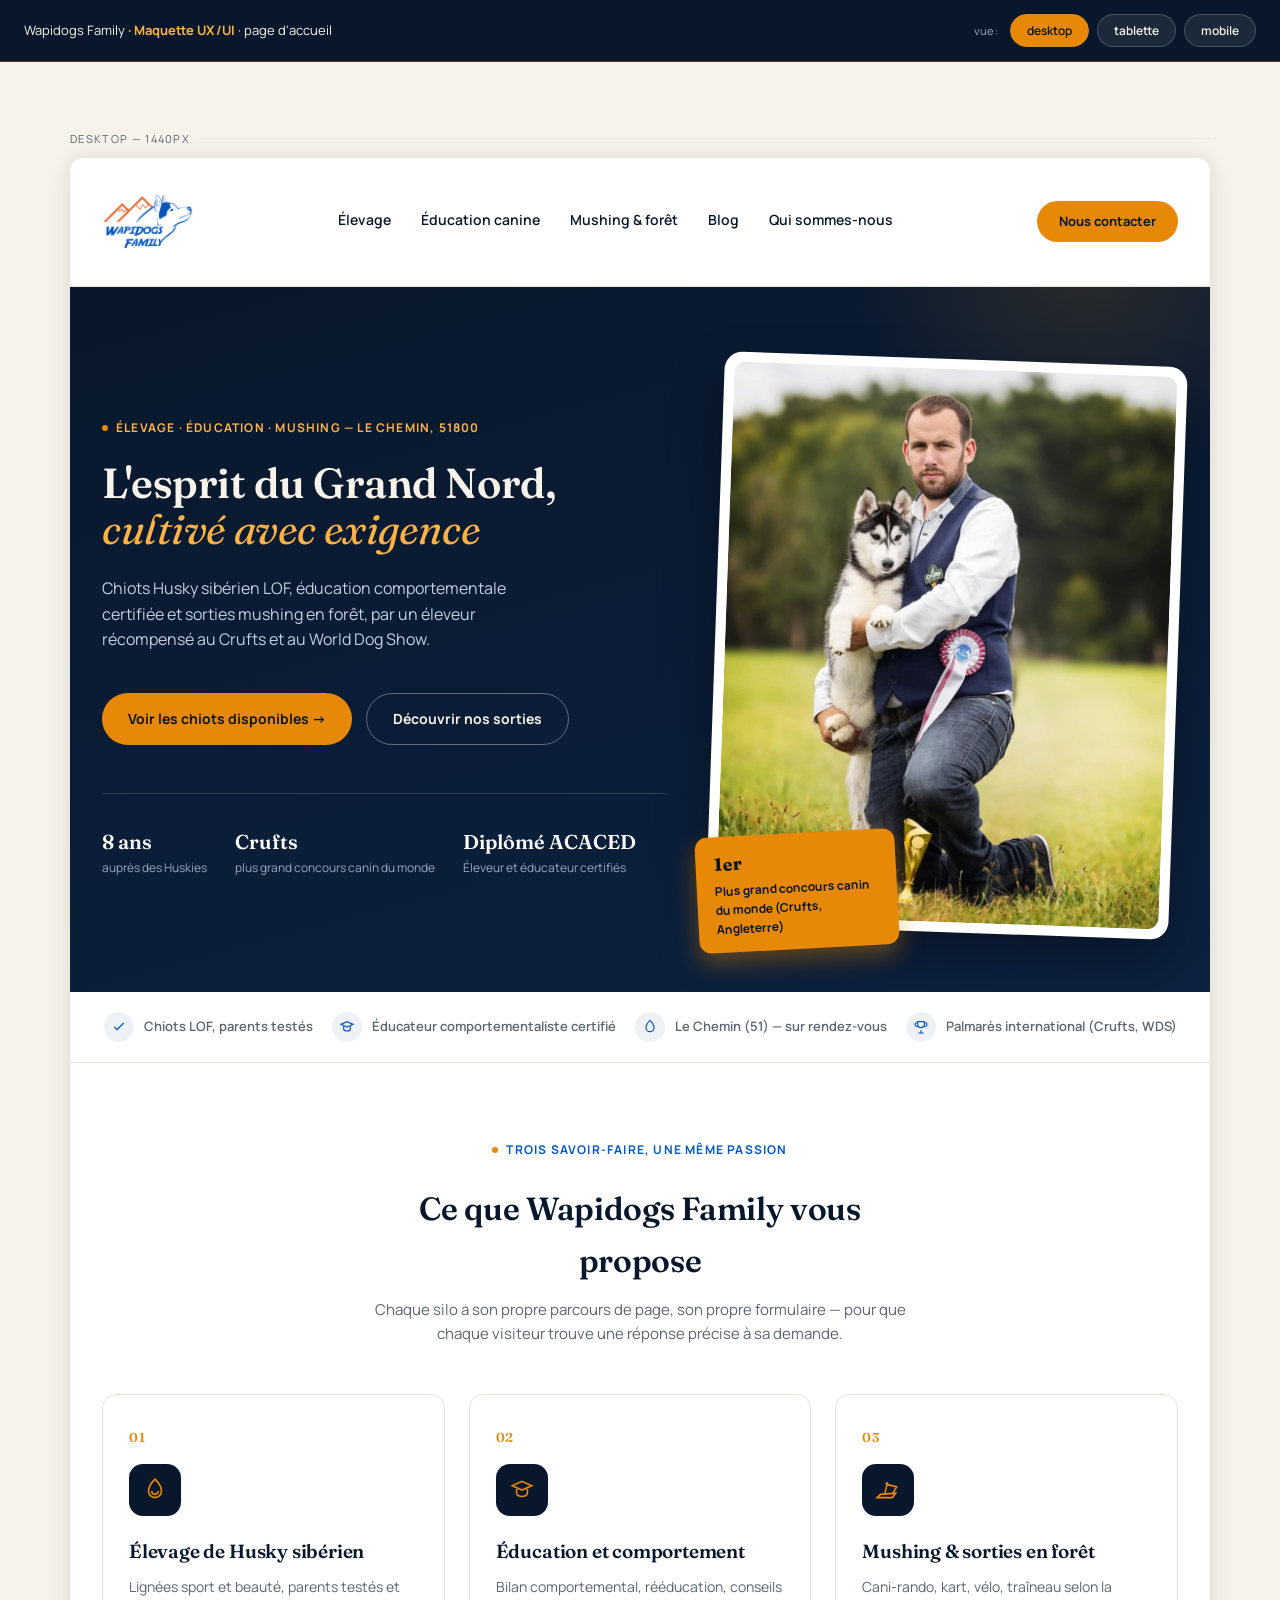
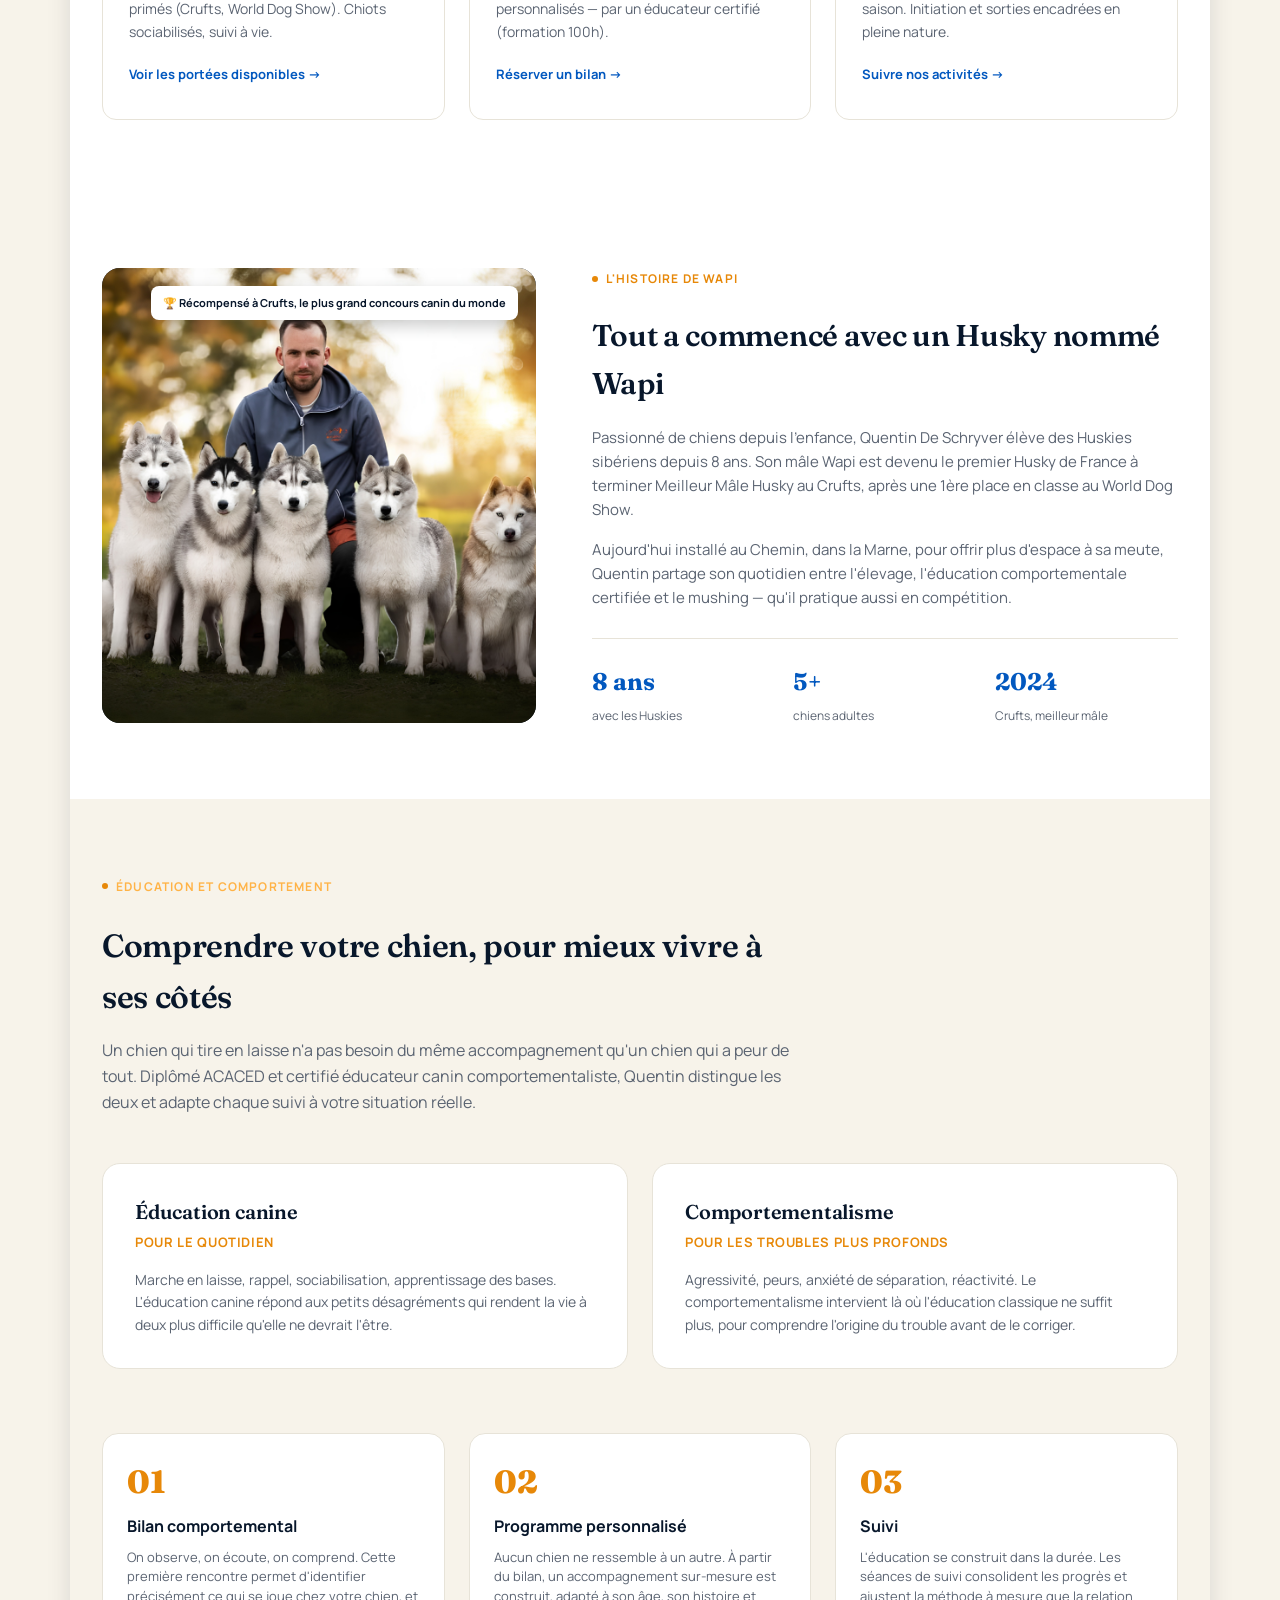
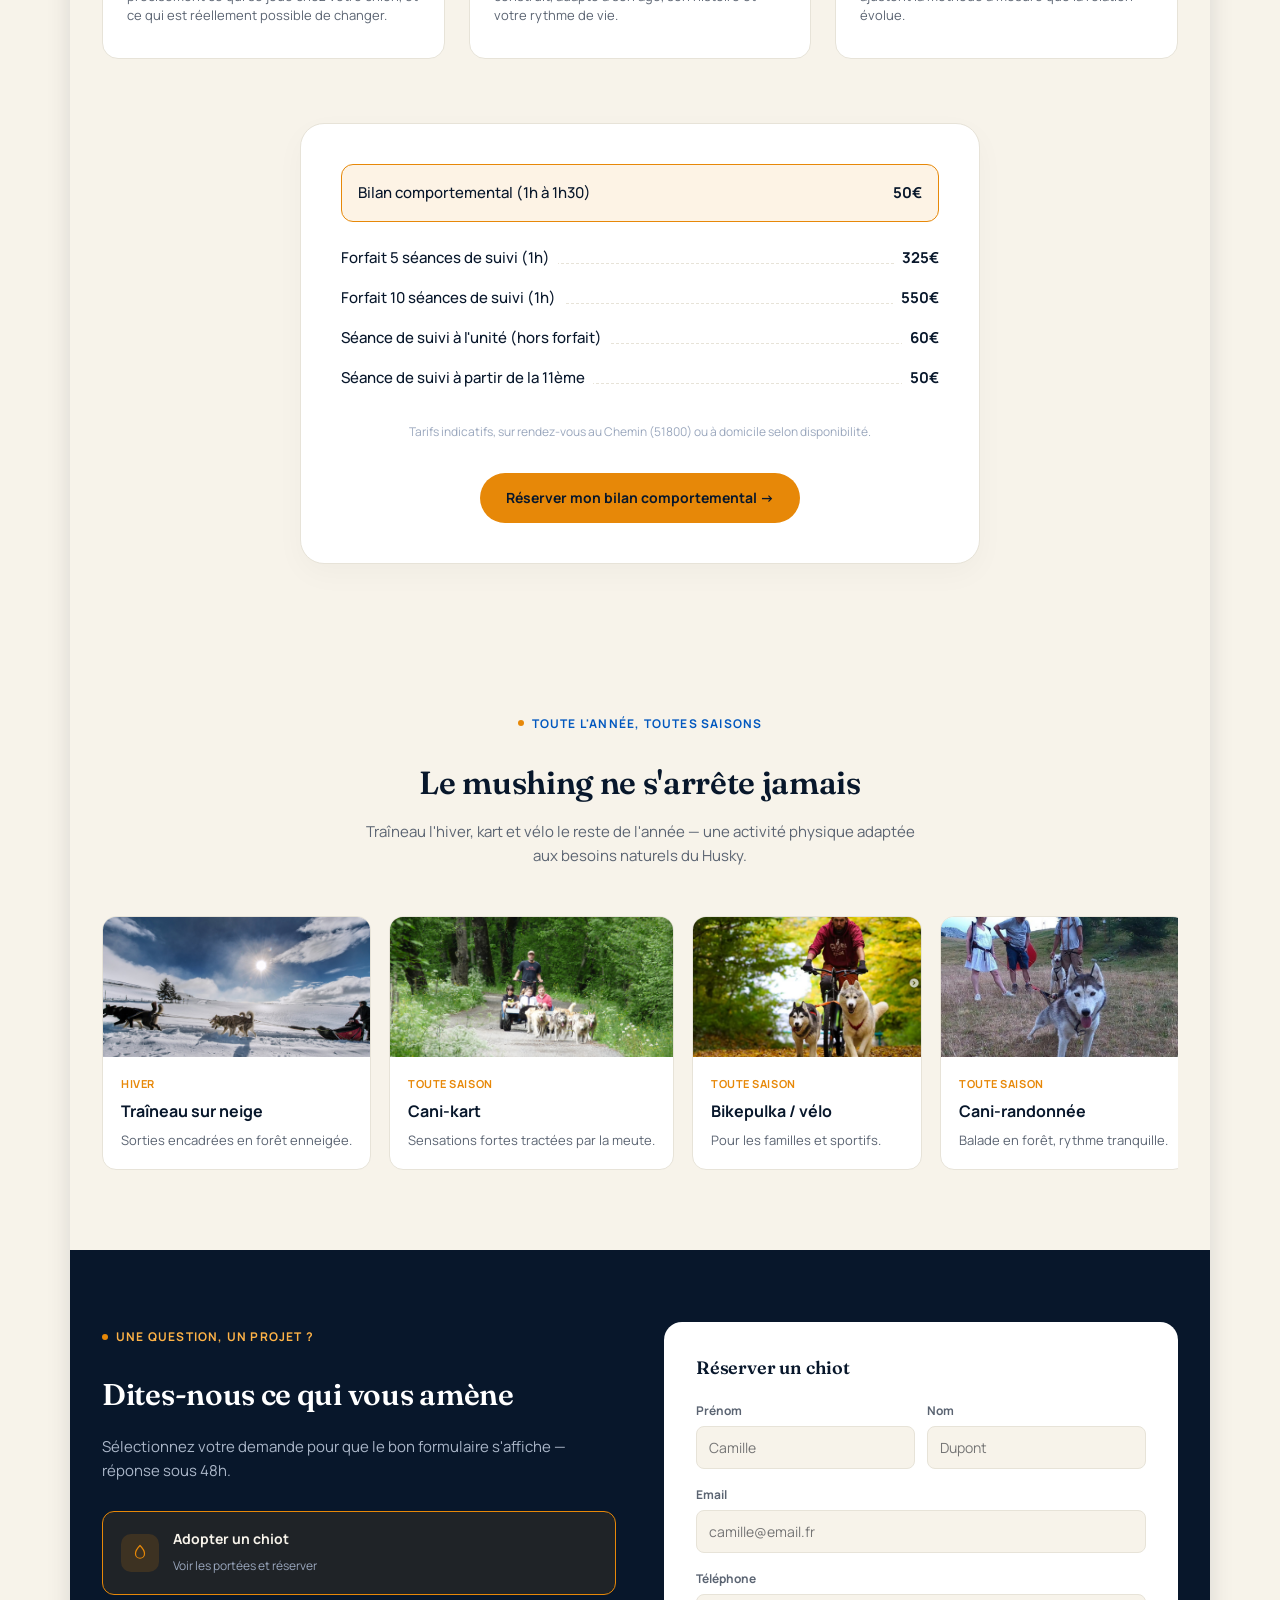
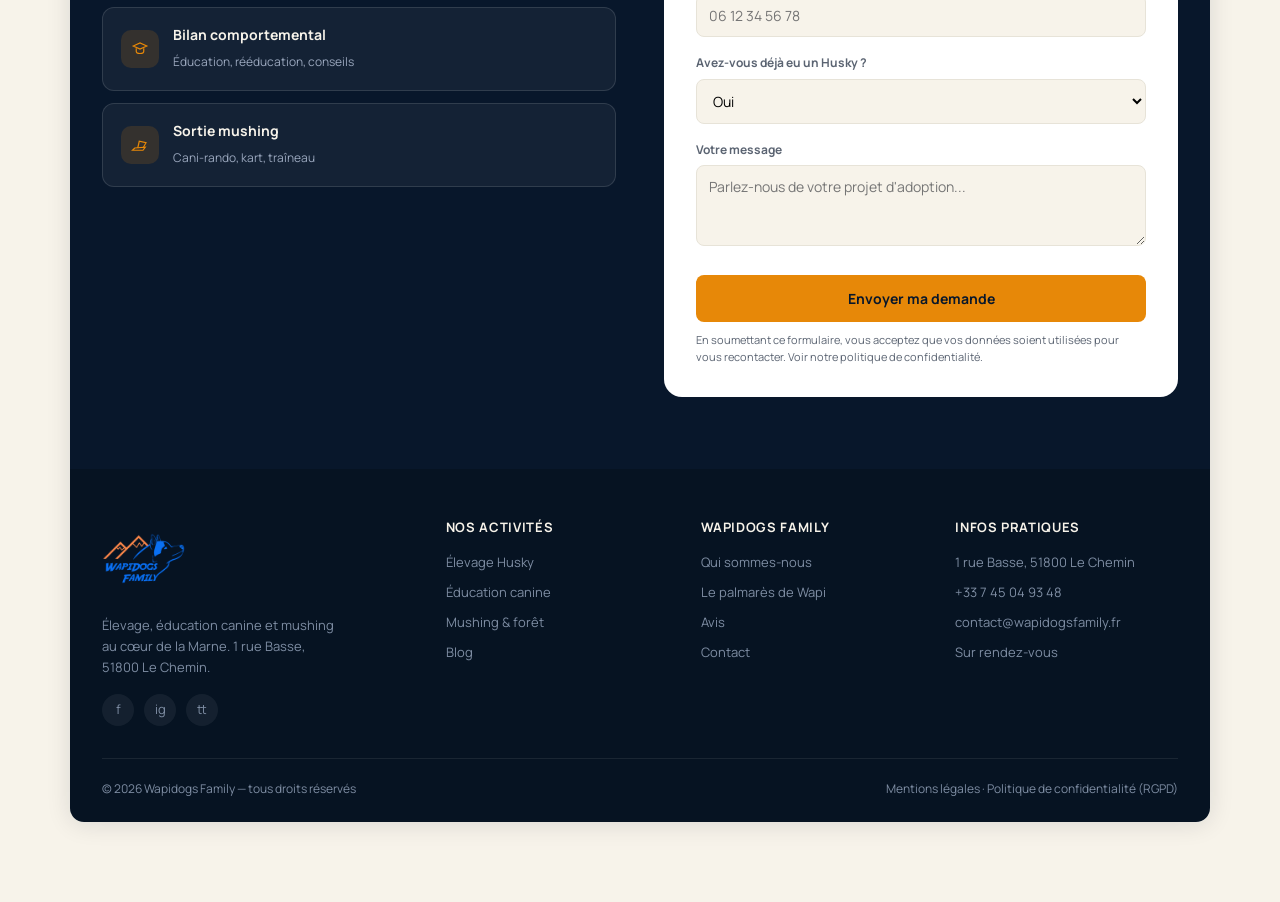
<file: index.html>
<!DOCTYPE html>
<html lang="fr">
<head>
<meta charset="UTF-8">
<meta name="viewport" content="width=device-width, initial-scale=1.0">
<title>Wapidogs Family — Maquette UX/UI</title>
<link rel="preconnect" href="https://fonts.googleapis.com">
<link href="https://fonts.googleapis.com/css2?family=Fraunces:opsz,wght@9..144,400;9..144,500;9..144,600&family=Manrope:wght@400;500;600;700&display=swap" rel="stylesheet">
<style>
  :root{
    --nuit:#08172b;
    --nuit-2:#0d2240;
    --bleu:#0258bf;
    --bleu-l:#4f8fe0;
    --ambre:#e78808;
    --ambre-l:#ffb347;
    --creme:#f7f3ea;
    --blanc:#ffffff;
    --gris:#5b6472;
    --gris-clair:#e7e3d8;
    --radius:14px;
  }
  *{margin:0;padding:0;box-sizing:border-box;}
  body{
    font-family:'Manrope',sans-serif;
    background:var(--creme);
    color:var(--nuit);
    line-height:1.6;
  }
  h1,h2,h3,.display{
    font-family:'Fraunces',serif;
    font-weight:600;
    letter-spacing:-0.01em;
  }
  img{max-width:100%;display:block;}
  a{color:inherit;text-decoration:none;}

  /* ===== TOP BAR (présentation maquette) ===== */
  .presentation-bar{
    background:var(--nuit);
    color:var(--creme);
    padding:14px 24px;
    display:flex;
    align-items:center;
    justify-content:space-between;
    font-size:13px;
    position:sticky;
    top:0;
    z-index:999;
    border-bottom:1px solid rgba(231,136,8,0.3);
  }
  .presentation-bar strong{color:var(--ambre-l);}
  .toggle-group{display:flex;gap:8px;}
  .toggle-btn{
    background:rgba(255,255,255,0.08);
    border:1px solid rgba(255,255,255,0.2);
    color:var(--creme);
    padding:7px 16px;
    border-radius:20px;
    font-size:12px;
    font-weight:600;
    cursor:pointer;
    font-family:'Manrope',sans-serif;
  }
  .toggle-btn.active{background:var(--ambre);border-color:var(--ambre);color:var(--nuit);}

  .frame-wrap{
    max-width:1180px;
    margin:0 auto;
    padding:32px 20px 80px;
  }
  .frame-label{
    font-size:11px;
    text-transform:uppercase;
    letter-spacing:0.12em;
    color:var(--gris);
    margin:36px 0 10px;
    display:flex;
    align-items:center;
    gap:10px;
  }
  .frame-label::after{content:"";flex:1;height:1px;background:var(--gris-clair);}
  .device{
    background:var(--blanc);
    border-radius:var(--radius);
    overflow:hidden;
    box-shadow:0 2px 24px rgba(8,23,43,0.12);
  }
  .device.mobile{max-width:390px;margin:0 auto;}

  /* ===== HEADER ===== */
  .site-header{
    background:var(--blanc);
    padding:18px 32px;
    display:flex;
    align-items:center;
    justify-content:space-between;
    border-bottom:1px solid var(--gris-clair);
  }
  .logo{
    display:flex;
    align-items:center;
    gap:10px;
    font-family:'Fraunces',serif;
    font-weight:600;
    font-size:19px;
  }
  .logo-mark{
    width:38px;height:38px;border-radius:50%;
    background:var(--nuit);
    display:flex;align-items:center;justify-content:center;
    flex-shrink:0;
  }
  .logo-mark svg{width:22px;height:22px;}
  .nav-links{display:flex;gap:30px;font-size:14px;font-weight:600;}
  .nav-links a{padding:6px 0;border-bottom:2px solid transparent;}
  .nav-links a:hover{border-bottom-color:var(--ambre);}
  .cta-header{
    background:var(--ambre);
    color:var(--nuit);
    padding:10px 22px;
    border-radius:30px;
    font-weight:700;
    font-size:13px;
  }
  .mobile-nav-icon{display:none;font-size:22px;}

  /* ===== HERO ===== */
  .hero{
    background:linear-gradient(165deg, var(--nuit) 0%, var(--nuit-2) 100%);
    color:var(--creme);
    padding:72px 32px 60px;
    position:relative;
    overflow:hidden;
  }
  .hero::before{
    content:"";
    position:absolute;
    top:-40%;right:-10%;
    width:480px;height:480px;
    border-radius:50%;
    background:radial-gradient(circle, rgba(231,136,8,0.16) 0%, transparent 70%);
  }
  .hero-grid{
    display:grid;
    grid-template-columns:1.1fr 0.9fr;
    gap:48px;
    align-items:center;
    position:relative;
    z-index:2;
  }
  .eyebrow{
    display:inline-flex;
    align-items:center;
    gap:8px;
    font-size:12px;
    font-weight:700;
    letter-spacing:0.1em;
    text-transform:uppercase;
    color:var(--ambre-l);
    margin-bottom:24px;
  }
  .eyebrow .dot{width:6px;height:6px;border-radius:50%;background:var(--ambre);}
  .hero h1{
    font-size:42px;
    line-height:1.08;
    margin-bottom:24px;
  }
  .hero h1 em{font-style:italic;color:var(--ambre-l);font-weight:400;}
  .hero p.lead{
    font-size:16px;
    color:#c4cfe0;
    max-width:460px;
    margin-bottom:40px;
  }
  .hero-ctas{display:flex;gap:14px;flex-wrap:wrap;margin-bottom:48px;}
  .btn-primary{
    background:var(--ambre);
    color:var(--nuit);
    padding:14px 26px;
    border-radius:30px;
    font-weight:700;
    font-size:14px;
    display:inline-flex;
    align-items:center;
    gap:8px;
  }
  .btn-secondary{
    border:1.5px solid rgba(255,255,255,0.35);
    color:var(--creme);
    padding:14px 26px;
    border-radius:30px;
    font-weight:700;
    font-size:14px;
  }
  .hero-proof{
    display:flex;
    gap:28px;
    padding-top:32px;
    border-top:1px solid rgba(255,255,255,0.15);
  }
  .proof-item{font-size:12px;color:#9aa7bd;}
  .proof-item strong{
    display:block;
    font-family:'Fraunces',serif;
    font-size:20px;
    color:var(--blanc);
    font-weight:600;
  }
  .hero-visual{
    position:relative;
  }
  .hero-photo-card{
    background:var(--blanc);
    border-radius:18px;
    padding:10px;
    box-shadow:0 24px 50px rgba(0,0,0,0.35);
    transform:rotate(2deg);
  }
  .hero-photo-card .ph{
    aspect-ratio:4/5;
    border-radius:12px;
    background:linear-gradient(135deg,#2a3f5c,#0d2240);
    display:flex;
    align-items:center;
    justify-content:center;
    color:#5d7497;
    font-size:13px;
    text-align:center;
    padding:20px;
  }
  .badge-float{
    position:absolute;
    bottom:-18px;
    left:-18px;
    background:var(--ambre);
    color:var(--nuit);
    padding:14px 18px;
    border-radius:12px;
    font-size:12px;
    font-weight:700;
    box-shadow:0 10px 24px rgba(231,136,8,0.4);
    max-width:200px;
    transform:rotate(-3deg);
  }
  .badge-float span{display:block;font-family:'Fraunces',serif;font-size:18px;margin-bottom:2px;}

  /* ===== TRUST BAR ===== */
  .trust-bar{
    background:var(--blanc);
    padding:20px 32px;
    display:flex;
    justify-content:space-around;
    flex-wrap:wrap;
    gap:16px;
    border-bottom:1px solid var(--gris-clair);
  }
  .trust-item{
    display:flex;
    align-items:center;
    gap:10px;
    font-size:13px;
    font-weight:600;
    color:var(--gris);
  }
  .trust-item .ic{
    width:30px;height:30px;
    border-radius:50%;
    background:#eef1f6;
    display:flex;align-items:center;justify-content:center;
    color:var(--bleu);
    flex-shrink:0;
  }

  /* ===== PILIERS ===== */
  .section{padding:72px 32px;}
  .section-head{
    text-align:center;
    max-width:560px;
    margin:0 auto 48px;
  }
  .section-head .eyebrow{color:var(--bleu);justify-content:center;}
  .section-head h2{font-size:32px;margin-bottom:12px;}
  .section-head p{color:var(--gris);font-size:15px;}

  .piliers-grid{
    display:grid;
    grid-template-columns:repeat(3,1fr);
    gap:24px;
  }
  .pilier-card{
    background:var(--blanc);
    border-radius:var(--radius);
    padding:32px 26px;
    border:1px solid var(--gris-clair);
    transition:transform 0.2s;
  }
  .pilier-card .num{
    font-family:'Fraunces',serif;
    font-size:13px;
    color:var(--ambre);
    font-weight:600;
    margin-bottom:16px;
    letter-spacing:0.05em;
  }
  .pilier-card .ic-wrap{
    width:52px;height:52px;
    border-radius:14px;
    background:var(--nuit);
    display:flex;align-items:center;justify-content:center;
    margin-bottom:20px;
    color:var(--ambre-l);
  }
  .pilier-card h3{font-size:19px;margin-bottom:10px;}
  .pilier-card p{font-size:14px;color:var(--gris);margin-bottom:18px;}
  .pilier-card .link-more{
    font-size:13px;font-weight:700;color:var(--bleu);
    display:inline-flex;align-items:center;gap:6px;
  }

  /* ===== STORY / QUI SOMMES NOUS ===== */
  .story{background:var(--blanc);}
  .story-grid{
    display:grid;
    grid-template-columns:0.85fr 1.15fr;
    gap:56px;
    align-items:center;
  }
  .story-photo{
    aspect-ratio:1/1.05;
    border-radius:18px;
    background:linear-gradient(150deg,#1a3158,#08172b);
    display:flex;align-items:center;justify-content:center;
    color:#5d7497;
    font-size:13px;
    position:relative;
  }
  .story-photo .crufts-tag{
    position:absolute;
    top:18px;right:18px;
    background:var(--blanc);
    color:var(--nuit);
    font-size:11px;
    font-weight:700;
    padding:8px 12px;
    border-radius:8px;
    box-shadow:0 6px 16px rgba(0,0,0,0.2);
  }
  .story-content .eyebrow{color:var(--ambre);}
  .story-content h2{font-size:30px;margin-bottom:18px;}
  .story-content p{color:var(--gris);font-size:15px;margin-bottom:16px;}
  .story-stats{
    display:grid;
    grid-template-columns:repeat(3,1fr);
    gap:18px;
    margin-top:28px;
    padding-top:24px;
    border-top:1px solid var(--gris-clair);
  }
  .story-stats .s strong{
    display:block;font-family:'Fraunces',serif;font-size:24px;color:var(--bleu);
  }
  .story-stats .s span{font-size:12px;color:var(--gris);}

  /* ===== ACTIVITES MUSHING ===== */
  .activites{background:var(--creme);}
  .activites-row{
    display:flex;
    gap:18px;
    overflow-x:auto;
    padding-bottom:8px;
  }
  .act-card{
    min-width:230px;
    background:var(--blanc);
    border-radius:var(--radius);
    overflow:hidden;
    border:1px solid var(--gris-clair);
    flex-shrink:0;
  }
  .act-card .img{
    height:140px;
    background:linear-gradient(135deg,#2a3f5c,#0d2240);
    display:flex;align-items:center;justify-content:center;
    color:#5d7497;font-size:12px;
  }
  .act-card .body{padding:18px;}
  .act-card .tag{
    font-size:11px;font-weight:700;color:var(--ambre);
    text-transform:uppercase;letter-spacing:0.05em;
    margin-bottom:6px;display:block;
  }
  .act-card h4{font-size:16px;margin-bottom:6px;}
  .act-card p{font-size:13px;color:var(--gris);}

  /* ===== TUNNEL CONTACT ===== */
  .contact-section{
    background:var(--nuit);
    color:var(--creme);
  }
  .contact-grid{
    display:grid;
    grid-template-columns:1fr 1fr;
    gap:48px;
  }
  .contact-section .eyebrow{color:var(--ambre-l);}
  .contact-section h2{font-size:30px;color:var(--blanc);margin-bottom:16px;}
  .contact-section .lead{color:#aab6c8;font-size:15px;margin-bottom:28px;}
  .contact-options{display:flex;flex-direction:column;gap:12px;}
  .contact-option{
    background:rgba(255,255,255,0.05);
    border:1px solid rgba(255,255,255,0.12);
    border-radius:12px;
    padding:16px 18px;
    display:flex;
    align-items:center;
    gap:14px;
    cursor:pointer;
  }
  .contact-option.is-selected{border-color:var(--ambre);background:rgba(231,136,8,0.1);}
  .contact-option .ic{
    width:38px;height:38px;border-radius:10px;
    background:rgba(231,136,8,0.15);
    color:var(--ambre-l);
    display:flex;align-items:center;justify-content:center;
    flex-shrink:0;
  }
  .contact-option strong{display:block;font-size:14px;margin-bottom:2px;}
  .contact-option span{font-size:12px;color:#9aa7bd;}

  .form-card{
    background:var(--blanc);
    border-radius:18px;
    padding:32px;
    color:var(--nuit);
  }
  .form-card h3{font-size:18px;margin-bottom:18px;}
  .field{margin-bottom:16px;}
  .field label{font-size:12px;font-weight:700;color:var(--gris);display:block;margin-bottom:6px;}
  .field input,.field select,.field textarea{
    width:100%;
    border:1px solid var(--gris-clair);
    border-radius:8px;
    padding:11px 12px;
    font-family:'Manrope',sans-serif;
    font-size:14px;
    background:var(--creme);
  }
  .field-row{display:grid;grid-template-columns:1fr 1fr;gap:12px;}
  .btn-submit{
    width:100%;
    background:var(--ambre);
    color:var(--nuit);
    border:none;
    padding:14px;
    border-radius:8px;
    font-weight:700;
    font-size:14px;
    font-family:'Manrope',sans-serif;
    margin-top:6px;
  }
  .rgpd-note{font-size:11px;color:var(--gris);margin-top:10px;line-height:1.5;}

  /* ===== FOOTER ===== */
  .site-footer{
    background:#061322;
    color:#7e8da3;
    padding:48px 32px 24px;
    font-size:13px;
  }
  .footer-grid{
    display:grid;
    grid-template-columns:1.4fr 1fr 1fr 1fr;
    gap:32px;
    margin-bottom:32px;
  }
  .site-footer h5{
    color:var(--creme);
    font-size:13px;
    font-weight:700;
    margin-bottom:14px;
    text-transform:uppercase;
    letter-spacing:0.05em;
  }
  .footer-grid ul{list-style:none;}
  .footer-grid li{margin-bottom:9px;}
  .footer-logo{display:flex;align-items:center;gap:10px;margin-bottom:14px;font-family:'Fraunces',serif;color:var(--creme);font-size:17px;font-weight:600;}
  .footer-bottom{
    border-top:1px solid rgba(255,255,255,0.08);
    padding-top:20px;
    display:flex;
    justify-content:space-between;
    font-size:12px;
    flex-wrap:wrap;
    gap:10px;
  }
  .social-row{display:flex;gap:10px;}
  .social-row a{
    width:32px;height:32px;border-radius:50%;
    background:rgba(255,255,255,0.06);
    display:flex;align-items:center;justify-content:center;
  }



  /* ===== EDUCATION & COMPORTEMENT ===== */
  .education-section{background:var(--creme);}
  .edu-intro{max-width:700px; margin-bottom:48px;}
  .edu-intro h2{font-size:32px;margin-bottom:16px;}
  .edu-intro p{color:var(--gris);font-size:16px;line-height:1.6;}
  
  .edu-blocs-grid{display:grid;grid-template-columns:1fr 1fr;gap:24px;margin-bottom:64px;}
  .edu-bloc{
    background:var(--blanc);
    border-radius:18px;
    padding:32px;
    border:1px solid var(--gris-clair);
  }
  .edu-bloc h3{font-size:20px;margin-bottom:4px;color:var(--nuit);}
  .edu-bloc h4{font-size:13px;color:var(--ambre);text-transform:uppercase;margin-bottom:16px;letter-spacing:0.05em;font-weight:700;}
  .edu-bloc p{font-size:14px;color:var(--gris);line-height:1.6;}
  
  .process-steps{
    display:grid; grid-template-columns:1fr 1fr 1fr; gap:24px; margin-bottom:64px;
  }
  .process-step{
    background:var(--blanc);
    padding:32px 24px;
    border-radius:16px;
    border:1px solid var(--gris-clair);
  }
  .process-step .num{
    font-size:32px; font-weight:800; font-family:'Fraunces',serif;
    color:var(--ambre); margin-bottom:16px;
    line-height:1;
  }
  .process-step h4{font-size:16px; margin-bottom:8px;}
  .process-step p{font-size:13px; color:var(--gris);line-height:1.5;}
  
  .tarifs-container{
    max-width:680px; margin:0 auto;
    background:var(--blanc); padding:40px; border-radius:24px;
    box-shadow:0 10px 30px rgba(0,0,0,0.03);
    border:1px solid var(--gris-clair);
  }
  .tarif-row{
    display:flex; justify-content:space-between; align-items:flex-end;
    margin-bottom:16px; font-size:15px; position:relative;
  }
  .tarif-row::after{
    content:''; position:absolute; bottom:6px; left:0; right:0;
    border-bottom:1px dashed var(--gris-clair); z-index:1;
  }
  .tarif-row span{background:var(--blanc); position:relative; z-index:2;}
  .tarif-row .t-name{padding-right:8px; font-weight:500; color:var(--nuit);}
  .tarif-row .t-price{padding-left:8px; font-weight:700; color:var(--nuit);}
  
  .tarif-row.highlight{
    background:rgba(231,136,8,0.1); 
    padding:16px; 
    border-radius:12px;
    border:1px solid var(--ambre);
    margin-bottom:24px;
    align-items:center;
  }
  .tarif-row.highlight::after{display:none;}
  .tarif-row.highlight span{background:transparent;}
  
  .tarifs-note{font-size:12px; color:#9aa7bd; margin-top:32px; text-align:center;}
  .tarifs-cta{text-align:center; margin-top:32px;}

  /* ===== TABLET SIM STYLES ===== */
  .device.tablet { max-width: 768px; margin: 0 auto; }
  .device.tablet .site-header { padding: 18px 24px; }
  .device.tablet .nav-links { display: none; }
  .device.tablet .cta-header { display: none; }
  .device.tablet .mobile-nav-icon { display: block; }

  .device.tablet .hero { padding: 60px 24px 40px; flex-direction: row; align-items: center; }
  .device.tablet .hero-content { max-width: 50%; }
  .device.tablet .hero h1 { font-size: 42px; }
  .device.tablet .hero-photo { width: 45%; }
  
  .device.tablet .trust-bar { padding: 24px; display: grid; grid-template-columns: 1fr 1fr; gap: 20px; overflow: hidden; }
  .device.tablet .trust-bar .t-item { white-space: normal; }
  
  .device.tablet .piliers-grid { grid-template-columns: 1fr 1fr; }
  
  .device.tablet .story-grid { grid-template-columns: 1fr; gap: 24px; }
  .device.tablet .story-photo img { height: 300px; position: static; }
  .device.tablet .story-photo { height: auto; min-height: 0; }
  .device.tablet .crufts-tag { top: auto; bottom: -12px; left: 20px; }
  
  .device.tablet .edu-blocs-grid { grid-template-columns: 1fr 1fr; }
  .device.tablet .process-steps { grid-template-columns: 1fr 1fr 1fr; gap: 16px; }
  
  .device.tablet .activites-row { display: grid; grid-template-columns: 1fr 1fr; gap: 20px; overflow-x: visible; padding-bottom: 0; }
  .device.tablet .activites-row .act-card { min-width: 0; width: 100%; }
  .device.tablet .act-card .img { height: 180px; }

  .device.tablet .contact-grid { grid-template-columns: 1fr; gap: 40px; }
  
  .device.tablet .footer-grid { grid-template-columns: 1fr 1fr; }

  /* ===== MOBILE SIM STYLES ===== */
  .device.mobile .site-header{padding:14px 18px;}
  .device.mobile .nav-links{display:none;}
  .device.mobile .mobile-nav-icon{display:block;}
  .device.mobile .cta-header{display:none;}
  .device.mobile .hero{padding:40px 20px 36px;}
  .device.mobile .hero-grid{grid-template-columns:1fr;gap:32px;}
  .device.mobile .hero h1{font-size:30px;}
  .device.mobile .hero-photo-card{max-width:260px;margin:0 auto;transform:rotate(0);}
  .device.mobile .badge-float{left:50%;transform:translateX(-50%);bottom:-14px;}
  .device.mobile .hero-proof{flex-wrap:wrap;gap:18px;}
  .device.mobile .trust-bar{padding:16px 18px;justify-content:flex-start;overflow-x:auto;}
  .device.mobile .section{padding:48px 20px;}
  .device.mobile .section-head h2{font-size:24px;}
  .device.mobile .piliers-grid{grid-template-columns:1fr;gap:18px;}
  .device.mobile .story-grid{grid-template-columns:1fr;gap:28px;}
  .device.mobile .story-content h2{font-size:24px;}
  .device.mobile .story-stats{grid-template-columns:repeat(3,1fr);gap:10px;}
  .device.mobile .contact-grid{grid-template-columns:1fr;gap:32px;}
  .device.mobile .field-row{grid-template-columns:1fr;}
  .device.mobile .footer-grid{grid-template-columns:1fr 1fr;gap:24px;}
  .device.mobile .footer-bottom{flex-direction:column;}
  .device.mobile .activites-row{flex-direction:column; overflow-x:visible;}
  .device.mobile .activites-row .act-card{width:100%; min-width:0;}
  .device.mobile .act-card .img{height:220px;}
  .device.mobile .edu-intro h2{font-size:26px;}
  .device.mobile .edu-blocs-grid{grid-template-columns:1fr; gap:16px; margin-bottom:48px;}
  .device.mobile .process-steps{grid-template-columns:1fr; gap:16px; margin-bottom:48px;}
  .device.mobile .tarifs-container{padding:24px;}
  .device.mobile .tarif-row{font-size:13px; margin-bottom:12px;}
  .device.mobile .tarif-row.highlight{padding:12px;}

  /* Burger Menu CSS */
  .mobile-menu-overlay {
    position: absolute; top: 0; left: 0; right: 0; bottom: 0;
    background: var(--nuit);
    z-index: 100;
    display: flex; flex-direction: column; padding: 24px;
    opacity: 0; pointer-events: none;
    transition: opacity 0.3s ease;
  }
  .mobile-menu-overlay.open {
    opacity: 1; pointer-events: auto;
  }
  .mobile-menu-overlay .close-btn {
    align-self: flex-end; font-size: 24px; color: var(--blanc); cursor: pointer; margin-bottom: 32px;
  }
  .mobile-menu-overlay a {
    color: var(--blanc); font-size: 18px; font-weight: 600; text-decoration: none; margin-bottom: 24px;
  }

  @media (max-width:980px){
    .frame-wrap{padding:24px 14px 60px;}
  }
</style>
</head>
<body>

<div class="presentation-bar">
  <div>Wapidogs Family <strong>· Maquette UX/UI</strong> · page d'accueil</div>
  <div class="toggle-group">
    <span style="font-size:11px;color:#9aa7bd;align-self:center;margin-right:4px;">vue :</span>
    <button class="toggle-btn active">desktop</button>
    <button class="toggle-btn">tablette</button>
    <button class="toggle-btn">mobile</button>
  </div>
</div>

<div class="frame-wrap">

  <div class="frame-label">Desktop — 1440px</div>
  <div class="device">

    <!-- HEADER -->
    <header class="site-header">
      <div class="logo">
        <img src="images/logo-wapidogs.png" alt="Wapidogs Family" style="height:92px;width:auto;">
      </div>
      <nav class="nav-links">
        <a>Élevage</a>
        <a>Éducation canine</a>
        <a>Mushing & forêt</a>
        <a>Blog</a>
        <a>Qui sommes-nous</a>
      </nav>
      <a class="cta-header">Nous contacter</a>
      <div class="mobile-nav-icon">☰</div>
    </header>

    <!-- HERO -->
    <section class="hero">
      <div class="hero-grid">
        <div>
          <div class="eyebrow"><span class="dot"></span>Élevage · éducation · mushing — Le Chemin, 51800</div>
          <h1>L'esprit du Grand Nord, <em>cultivé avec exigence</em></h1>
          <p class="lead">Chiots Husky sibérien LOF, éducation comportementale certifiée et sorties mushing en forêt, par un éleveur récompensé au Crufts et au World Dog Show.</p>
          <div class="hero-ctas">
            <a class="btn-primary">Voir les chiots disponibles →</a>
            <a class="btn-secondary">Découvrir nos sorties</a>
          </div>
          <div class="hero-proof">
            <div class="proof-item"><strong>8 ans</strong>auprès des Huskies</div>
            <div class="proof-item"><strong>Crufts</strong>plus grand concours canin du monde</div>
            <div class="proof-item"><strong>Diplômé ACACED</strong>Éleveur et éducateur certifiés</div>
          </div>
        </div>
        <div class="hero-visual">
          <div class="hero-photo-card">
            <img src="images/photo-hero-accueil.png" alt="Quentin avec sa meute" style="aspect-ratio: 4/5; border-radius: 12px; width: 100%; object-fit: cover; display: block;">
          </div>
          <div class="badge-float"><span>1er</span>Plus grand concours canin du monde (Crufts, Angleterre)</div>
        </div>
      </div>
    </section>

    <!-- TRUST BAR -->
    <div class="trust-bar">
      <div class="trust-item"><span class="ic"><svg width="16" height="16" viewBox="0 0 24 24" fill="none" stroke="#0258bf" stroke-width="2"><path d="M5 12l4 4L19 6"/></svg></span>Chiots LOF, parents testés</div>
      <div class="trust-item"><span class="ic"><svg width="16" height="16" viewBox="0 0 24 24" fill="none" stroke="#0258bf" stroke-width="1.8"><path d="M3 8l9-4 9 4-9 4-9-4z"/><path d="M7 11v4c0 1.5 2.2 3 5 3s5-1.5 5-3v-4"/></svg></span>Éducateur comportementaliste certifié</div>
      <div class="trust-item"><span class="ic"><svg width="16" height="16" viewBox="0 0 24 24" fill="none" stroke="#0258bf" stroke-width="1.8"><path d="M12 2C8 6 6 10 6 13a6 6 0 0012 0c0-3-2-7-6-11z"/></svg></span>Le Chemin (51) — sur rendez-vous</div>
      <div class="trust-item"><span class="ic"><svg width="16" height="16" viewBox="0 0 24 24" fill="none" stroke="#0258bf" stroke-width="1.8"><path d="M8 21h8M12 17v4M7 4h10v4a5 5 0 01-10 0V4z"/><path d="M7 6H4a3 3 0 003 5M17 6h3a3 3 0 01-3 5"/></svg></span>Palmarès international (Crufts, WDS)</div>
    </div>

    <!-- PILIERS -->
    <section class="section">
      <div class="section-head">
        <div class="eyebrow"><span class="dot"></span>Trois savoir-faire, une même passion</div>
        <h2>Ce que Wapidogs Family vous propose</h2>
        <p>Chaque silo a son propre parcours de page, son propre formulaire — pour que chaque visiteur trouve une réponse précise à sa demande.</p>
      </div>
      <div class="piliers-grid">
        <div class="pilier-card">
          <div class="num">01</div>
          <div class="ic-wrap"><svg width="26" height="26" viewBox="0 0 24 24" fill="none" stroke="#e78808" stroke-width="1.5"><path d="M12 2C8 6 6 10 6 13a6 6 0 0012 0c0-3-2-7-6-11z"/><path d="M9 13a3 3 0 006 0"/></svg></div>
          <h3>Élevage de Husky sibérien</h3>
          <p>Lignées sport et beauté, parents testés et primés (Crufts, World Dog Show). Chiots sociabilisés, suivi à vie.</p>
          <a class="link-more">Voir les portées disponibles →</a>
        </div>
        <div class="pilier-card">
          <div class="num">02</div>
          <div class="ic-wrap"><svg width="26" height="26" viewBox="0 0 24 24" fill="none" stroke="#e78808" stroke-width="1.5"><path d="M3 8l9-4 9 4-9 4-9-4z"/><path d="M7 11v4c0 1.5 2.2 3 5 3s5-1.5 5-3v-4"/></svg></div>
          <h3>Éducation et comportement</h3>
          <p>Bilan comportemental, rééducation, conseils personnalisés — par un éducateur certifié (formation 100h).</p>
          <a class="link-more">Réserver un bilan →</a>
        </div>
        <div class="pilier-card">
          <div class="num">03</div>
          <div class="ic-wrap"><svg width="26" height="26" viewBox="0 0 24 24" fill="none" stroke="#e78808" stroke-width="1.5"><path d="M2 19l3-3 14-1-3 4H2z"/><path d="M9 16l2-9 9 2-4 7"/><circle cx="11" cy="6" r="1.4" fill="#e78808" stroke="none"/></svg></div>
          <h3>Mushing & sorties en forêt</h3>
          <p>Cani-rando, kart, vélo, traîneau selon la saison. Initiation et sorties encadrées en pleine nature.</p>
          <a class="link-more">Suivre nos activités →</a>
        </div>
      </div>
    </section>

    <!-- STORY -->
    <section class="section story">
      <div class="story-grid">
        <div class="story-photo">
          <img src="images/story-meute.png" alt="Quentin et sa meute" style="position: absolute; top: 0; left: 0; width: 100%; height: 100%; object-fit: cover; object-position: center 20%; border-radius: inherit; z-index: 0;">
          <div class="crufts-tag">🏆 Récompensé à Crufts, le plus grand concours canin du monde</div>
        </div>
        <div class="story-content">
          <div class="eyebrow"><span class="dot"></span>L'histoire de Wapi</div>
          <h2>Tout a commencé avec un Husky nommé Wapi</h2>
          <p>Passionné de chiens depuis l'enfance, Quentin De Schryver élève des Huskies sibériens depuis 8 ans. Son mâle Wapi est devenu le premier Husky de France à terminer Meilleur Mâle Husky au Crufts, après une 1ère place en classe au World Dog Show.</p>
          <p>Aujourd'hui installé au Chemin, dans la Marne, pour offrir plus d'espace à sa meute, Quentin partage son quotidien entre l'élevage, l'éducation comportementale certifiée et le mushing — qu'il pratique aussi en compétition.</p>
          <div class="story-stats">
            <div class="s"><strong>8 ans</strong><span>avec les Huskies</span></div>
            <div class="s"><strong>5+</strong><span>chiens adultes</span></div>
            <div class="s"><strong>2024</strong><span>Crufts, meilleur mâle</span></div>
          </div>
        </div>
      </div>
    </section>

    <!-- EDUCATION -->
    <section class="section education-section">
      <div class="edu-intro">
        <div class="eyebrow"><span class="dot"></span>ÉDUCATION ET COMPORTEMENT</div>
        <h2>Comprendre votre chien, pour mieux vivre à ses côtés</h2>
        <p>Un chien qui tire en laisse n'a pas besoin du même accompagnement qu'un chien qui a peur de tout. Diplômé ACACED et certifié éducateur canin comportementaliste, Quentin distingue les deux et adapte chaque suivi à votre situation réelle.</p>
      </div>

      <div class="edu-blocs-grid">
        <div class="edu-bloc">
          <h3>Éducation canine</h3>
          <h4>Pour le quotidien</h4>
          <p>Marche en laisse, rappel, sociabilisation, apprentissage des bases. L'éducation canine répond aux petits désagréments qui rendent la vie à deux plus difficile qu'elle ne devrait l'être.</p>
        </div>
        <div class="edu-bloc">
          <h3>Comportementalisme</h3>
          <h4>Pour les troubles plus profonds</h4>
          <p>Agressivité, peurs, anxiété de séparation, réactivité. Le comportementalisme intervient là où l'éducation classique ne suffit plus, pour comprendre l'origine du trouble avant de le corriger.</p>
        </div>
      </div>

      <div class="process-steps">
        <div class="process-step">
          <div class="num">01</div>
          <h4>Bilan comportemental</h4>
          <p>On observe, on écoute, on comprend. Cette première rencontre permet d'identifier précisément ce qui se joue chez votre chien, et ce qui est réellement possible de changer.</p>
        </div>
        <div class="process-step">
          <div class="num">02</div>
          <h4>Programme personnalisé</h4>
          <p>Aucun chien ne ressemble à un autre. À partir du bilan, un accompagnement sur-mesure est construit, adapté à son âge, son histoire et votre rythme de vie.</p>
        </div>
        <div class="process-step">
          <div class="num">03</div>
          <h4>Suivi</h4>
          <p>L'éducation se construit dans la durée. Les séances de suivi consolident les progrès et ajustent la méthode à mesure que la relation évolue.</p>
        </div>
      </div>

      <div class="tarifs-container">
        <div class="tarif-row highlight">
          <span class="t-name">Bilan comportemental (1h à 1h30)</span>
          <span class="t-price">50€</span>
        </div>
        <div class="tarif-row">
          <span class="t-name">Forfait 5 séances de suivi (1h)</span>
          <span class="t-price">325€</span>
        </div>
        <div class="tarif-row">
          <span class="t-name">Forfait 10 séances de suivi (1h)</span>
          <span class="t-price">550€</span>
        </div>
        <div class="tarif-row">
          <span class="t-name">Séance de suivi à l'unité (hors forfait)</span>
          <span class="t-price">60€</span>
        </div>
        <div class="tarif-row">
          <span class="t-name">Séance de suivi à partir de la 11ème</span>
          <span class="t-price">50€</span>
        </div>
        <div class="tarifs-note">Tarifs indicatifs, sur rendez-vous au Chemin (51800) ou à domicile selon disponibilité.</div>
        <div class="tarifs-cta">
          <a class="btn-primary">Réserver mon bilan comportemental →</a>
        </div>
      </div>
    </section>

    <!-- ACTIVITES -->
    <section class="section activites">
      <div class="section-head">
        <div class="eyebrow"><span class="dot"></span>Toute l'année, toutes saisons</div>
        <h2>Le mushing ne s'arrête jamais</h2>
        <p>Traîneau l'hiver, kart et vélo le reste de l'année — une activité physique adaptée aux besoins naturels du Husky.</p>
      </div>
      <div class="activites-row">
        <div class="act-card"><img src="images/traineau.png" class="img" style="width: 100%; object-fit: cover;" alt="Traîneau sur neige"><div class="body"><span class="tag">Hiver</span><h4>Traîneau sur neige</h4><p>Sorties encadrées en forêt enneigée.</p></div></div>
        <div class="act-card"><img src="images/kart.png" class="img" style="width: 100%; object-fit: cover;" alt="Cani-kart"><div class="body"><span class="tag">Toute saison</span><h4>Cani-kart</h4><p>Sensations fortes tractées par la meute.</p></div></div>
        <div class="act-card"><img src="images/velo.png" class="img" style="width: 100%; object-fit: cover;" alt="Bikepulka / vélo"><div class="body"><span class="tag">Toute saison</span><h4>Bikepulka / vélo</h4><p>Pour les familles et sportifs.</p></div></div>
        <div class="act-card"><img src="images/cani-rando.png" class="img" style="width: 100%; object-fit: cover;" alt="Cani-randonnée"><div class="body"><span class="tag">Toute saison</span><h4>Cani-randonnée</h4><p>Balade en forêt, rythme tranquille.</p></div></div>
      </div>
    </section>

    <!-- CONTACT TUNNEL -->
    <section class="section contact-section">
      <div class="contact-grid">
        <div>
          <div class="eyebrow"><span class="dot"></span>Une question, un projet ?</div>
          <h2>Dites-nous ce qui vous amène</h2>
          <p class="lead">Sélectionnez votre demande pour que le bon formulaire s'affiche — réponse sous 48h.</p>
          <div class="contact-options">
            <div class="contact-option is-selected">
              <div class="ic"><svg width="18" height="18" viewBox="0 0 24 24" fill="none" stroke="#e78808" stroke-width="1.6"><path d="M12 2C8 6 6 10 6 13a6 6 0 0012 0c0-3-2-7-6-11z"/></svg></div>
              <div><strong>Adopter un chiot</strong><span>Voir les portées et réserver</span></div>
            </div>
            <div class="contact-option">
              <div class="ic"><svg width="18" height="18" viewBox="0 0 24 24" fill="none" stroke="#e78808" stroke-width="1.6"><path d="M3 8l9-4 9 4-9 4-9-4z"/><path d="M7 11v4c0 1.5 2.2 3 5 3s5-1.5 5-3v-4"/></svg></div>
              <div><strong>Bilan comportemental</strong><span>Éducation, rééducation, conseils</span></div>
            </div>
            <div class="contact-option">
              <div class="ic"><svg width="18" height="18" viewBox="0 0 24 24" fill="none" stroke="#e78808" stroke-width="1.6"><path d="M2 19l3-3 14-1-3 4H2z"/><path d="M9 16l2-9 9 2-4 7"/></svg></div>
              <div><strong>Sortie mushing</strong><span>Cani-rando, kart, traîneau</span></div>
            </div>
          </div>
        </div>
        <div class="form-card">
          <h3>Réserver un chiot</h3>
          <div class="field-row">
            <div class="field"><label>Prénom</label><input placeholder="Camille"></div>
            <div class="field"><label>Nom</label><input placeholder="Dupont"></div>
          </div>
          <div class="field"><label>Email</label><input placeholder="camille@email.fr"></div>
          <div class="field"><label>Téléphone</label><input placeholder="06 12 34 56 78"></div>
          <div class="field"><label>Avez-vous déjà eu un Husky ?</label><select><option>Oui</option><option>Non, première fois</option></select></div>
          <div class="field"><label>Votre message</label><textarea rows="3" placeholder="Parlez-nous de votre projet d'adoption..."></textarea></div>
          <button class="btn-submit">Envoyer ma demande</button>
          <p class="rgpd-note">En soumettant ce formulaire, vous acceptez que vos données soient utilisées pour vous recontacter. Voir notre politique de confidentialité.</p>
        </div>
      </div>
    </section>

    <!-- FOOTER -->
    <footer class="site-footer">
      <div class="footer-grid">
        <div>
          <div class="footer-logo">
            <img src="images/logo-wapidogs.png" alt="Wapidogs Family" style="height:84px;width:auto;filter:brightness(1.3);">
          </div>
          <p style="max-width:240px;">Élevage, éducation canine et mushing au cœur de la Marne. 1 rue Basse, 51800 Le Chemin.</p>
          <div class="social-row" style="margin-top:16px;">
            <a>f</a><a>ig</a><a>tt</a>
          </div>
        </div>
        <div>
          <h5>Nos activités</h5>
          <ul>
            <li>Élevage Husky</li>
            <li>Éducation canine</li>
            <li>Mushing & forêt</li>
            <li>Blog</li>
          </ul>
        </div>
        <div>
          <h5>Wapidogs Family</h5>
          <ul>
            <li>Qui sommes-nous</li>
            <li>Le palmarès de Wapi</li>
            <li>Avis</li>
            <li>Contact</li>
          </ul>
        </div>
        <div>
          <h5>Infos pratiques</h5>
          <ul>
            <li>1 rue Basse, 51800 Le Chemin</li>
            <li>+33 7 45 04 93 48</li>
            <li>contact@wapidogsfamily.fr</li>
            <li>Sur rendez-vous</li>
          </ul>
        </div>
      </div>
      <div class="footer-bottom">
        <span>© 2026 Wapidogs Family — tous droits réservés</span>
        <span>Mentions légales · Politique de confidentialité (RGPD)</span>
      </div>
    </footer>

  </div>

  <!-- ===================== MOBILE FRAME ===================== -->
  <div class="frame-label">Tablette — 768px</div>
  <div class="device tablet">

    <header class="site-header">
      <div class="logo" style="font-size:16px;">
        <img src="images/logo-wapidogs.png" alt="Wapidogs Family" style="height:76px;width:auto;">
      </div>
      <div class="mobile-nav-icon">☰</div>
    </header>

    <div class="mobile-menu-overlay">
      <div class="close-btn">✕</div>
      <a>Élevage</a>
      <a>Éducation canine</a>
      <a>Mushing & forêt</a>
      <a>Blog</a>
      <a>Qui sommes-nous</a>
      <a style="color:var(--ambre);">Nous contacter</a>
    </div>

    <section class="hero">
      <div class="hero-grid">
        <div>
          <div class="eyebrow" style="font-size:11px;"><span class="dot"></span>Le Chemin, 51800</div>
          <h1>L'esprit du Grand Nord, <em>cultivé avec exigence</em></h1>
          <p class="lead" style="font-size:14px;">Chiots Husky LOF, éducation comportementale certifiée et sorties mushing en forêt.</p>
          <div class="hero-ctas" style="flex-direction:column;">
            <a class="btn-primary" style="justify-content:center;">Voir les chiots disponibles →</a>
            <a class="btn-secondary" style="text-align:center;">Découvrir nos sorties</a>
          </div>
        </div>
        <div class="hero-visual">
          <div class="hero-photo-card">
            <img src="images/photo-hero-accueil.png" alt="Quentin et Wapi" style="aspect-ratio: 4/5; border-radius: 12px; width: 100%; object-fit: cover; display: block;">
          </div>
          <div class="badge-float" style="font-size:11px;"><span>1er</span>Plus grand concours canin du monde (Crufts, Angleterre)</div>
        </div>
        <div class="hero-proof" style="margin-top:18px;">
          <div class="proof-item"><strong>8 ans</strong>d'expérience</div>
          <div class="proof-item"><strong>Crufts</strong>plus grand concours canin du monde</div>
          <div class="proof-item"><strong>Diplômé ACACED</strong>Éleveur et éducateur certifiés</div>
        </div>
      </div>
    </section>

    <div class="trust-bar">
      <div class="trust-item"><span class="ic"><svg width="16" height="16" viewBox="0 0 24 24" fill="none" stroke="#0258bf" stroke-width="2"><path d="M5 12l4 4L19 6"/></svg></span>Chiots LOF</div>
      <div class="trust-item"><span class="ic"><svg width="16" height="16" viewBox="0 0 24 24" fill="none" stroke="#0258bf" stroke-width="1.8"><path d="M3 8l9-4 9 4-9 4-9-4z"/><path d="M7 11v4c0 1.5 2.2 3 5 3s5-1.5 5-3v-4"/></svg></span>Certifié</div>
      <div class="trust-item"><span class="ic"><svg width="16" height="16" viewBox="0 0 24 24" fill="none" stroke="#0258bf" stroke-width="1.8"><path d="M8 21h8M12 17v4M7 4h10v4a5 5 0 01-10 0V4z"/><path d="M7 6H4a3 3 0 003 5M17 6h3a3 3 0 01-3 5"/></svg></span>Palmarès</div>
    </div>

    <section class="section">
      <div class="section-head">
        <div class="eyebrow" style="justify-content:flex-start;font-size:11px;"><span class="dot"></span>Trois savoir-faire</div>
        <h2 style="text-align:left;">Ce que nous proposons</h2>
      </div>
      <div class="piliers-grid">
        <div class="pilier-card">
          <div class="ic-wrap"><svg width="24" height="24" viewBox="0 0 24 24" fill="none" stroke="#e78808" stroke-width="1.5"><path d="M12 2C8 6 6 10 6 13a6 6 0 0012 0c0-3-2-7-6-11z"/><path d="M9 13a3 3 0 006 0"/></svg></div>
          <h3>Élevage Husky sibérien</h3>
          <p>Lignées primées, chiots sociabilisés, suivi à vie.</p>
          <a class="link-more">Voir les portées →</a>
        </div>
        <div class="pilier-card">
          <div class="ic-wrap"><svg width="24" height="24" viewBox="0 0 24 24" fill="none" stroke="#e78808" stroke-width="1.5"><path d="M3 8l9-4 9 4-9 4-9-4z"/><path d="M7 11v4c0 1.5 2.2 3 5 3s5-1.5 5-3v-4"/></svg></div>
          <h3>Éducation et comportement</h3>
          <p>Bilan, rééducation, suivi personnalisé.</p>
          <a class="link-more">Réserver un bilan →</a>
        </div>
        <div class="pilier-card">
          <div class="ic-wrap"><svg width="24" height="24" viewBox="0 0 24 24" fill="none" stroke="#e78808" stroke-width="1.5"><path d="M2 19l3-3 14-1-3 4H2z"/><path d="M9 16l2-9 9 2-4 7"/><circle cx="11" cy="6" r="1.4" fill="#e78808" stroke="none"/></svg></div>
          <h3>Mushing & forêt</h3>
          <p>Cani-rando, kart, vélo, traîneau selon saison.</p>
          <a class="link-more">Suivre nos activités →</a>
        </div>
      </div>
    </section>

    <section class="section story">
      <div class="story-grid">
        <div class="story-photo" style="aspect-ratio:16/10;">
          <img src="images/story-meute.png" alt="Quentin et sa meute" style="position: absolute; top: 0; left: 0; width: 100%; height: 100%; object-fit: cover; object-position: center 20%; border-radius: inherit; z-index: 0;">
          <div class="crufts-tag">🏆 Crufts</div>
        </div>
        <div class="story-content">
          <h2>Tout a commencé avec Wapi</h2>
          <p>8 ans auprès des Huskies, installé au Chemin (Marne) pour offrir plus d'espace à sa meute.</p>
          <div class="story-stats">
            <div class="s"><strong>8 ans</strong><span>d'expérience</span></div>
            <div class="s"><strong>5+</strong><span>chiens adultes</span></div>
            <div class="s"><strong>2024</strong><span>Crufts</span></div>
          </div>
        </div>
      </div>
    </section>

    <section class="section education-section">
      <div class="edu-intro">
        <div class="eyebrow"><span class="dot"></span>ÉDUCATION ET COMPORTEMENT</div>
        <h2 style="text-align:left;">Comprendre votre chien, pour mieux vivre à ses côtés</h2>
        <p>Un chien qui tire en laisse n'a pas besoin du même accompagnement qu'un chien qui a peur de tout. Diplômé ACACED et certifié éducateur canin comportementaliste, Quentin distingue les deux et adapte chaque suivi à votre situation réelle.</p>
      </div>

      <div class="edu-blocs-grid">
        <div class="edu-bloc">
          <h3>Éducation canine</h3>
          <h4>Pour le quotidien</h4>
          <p>Marche en laisse, rappel, sociabilisation, apprentissage des bases. L'éducation canine répond aux petits désagréments qui rendent la vie à deux plus difficile qu'elle ne devrait l'être.</p>
        </div>
        <div class="edu-bloc">
          <h3>Comportementalisme</h3>
          <h4>Pour les troubles plus profonds</h4>
          <p>Agressivité, peurs, anxiété de séparation, réactivité. Le comportementalisme intervient là où l'éducation classique ne suffit plus, pour comprendre l'origine du trouble avant de le corriger.</p>
        </div>
      </div>

      <div class="process-steps">
        <div class="process-step">
          <div class="num">01</div>
          <h4>Bilan comportemental</h4>
          <p>On observe, on écoute, on comprend. Cette première rencontre permet d'identifier précisément ce qui se joue chez votre chien, et ce qui est réellement possible de changer.</p>
        </div>
        <div class="process-step">
          <div class="num">02</div>
          <h4>Programme personnalisé</h4>
          <p>Aucun chien ne ressemble à un autre. À partir du bilan, un accompagnement sur-mesure est construit, adapté à son âge, son histoire et votre rythme de vie.</p>
        </div>
        <div class="process-step">
          <div class="num">03</div>
          <h4>Suivi</h4>
          <p>L'éducation se construit dans la durée. Les séances de suivi consolident les progrès et ajustent la méthode à mesure que la relation évolue.</p>
        </div>
      </div>

      <div class="tarifs-container">
        <div class="tarif-row highlight">
          <span class="t-name">Bilan comportemental (1h à 1h30)</span>
          <span class="t-price">50€</span>
        </div>
        <div class="tarif-row">
          <span class="t-name">Forfait 5 séances de suivi (1h)</span>
          <span class="t-price">325€</span>
        </div>
        <div class="tarif-row">
          <span class="t-name">Forfait 10 séances de suivi (1h)</span>
          <span class="t-price">550€</span>
        </div>
        <div class="tarif-row">
          <span class="t-name">Séance de suivi à l'unité (hors forfait)</span>
          <span class="t-price">60€</span>
        </div>
        <div class="tarif-row">
          <span class="t-name">Séance de suivi à partir de la 11ème</span>
          <span class="t-price">50€</span>
        </div>
        <div class="tarifs-note">Tarifs indicatifs, sur rendez-vous au Chemin (51800) ou à domicile selon disponibilité.</div>
        <div class="tarifs-cta">
          <a class="btn-primary" style="justify-content:center; text-align:center;">Réserver mon bilan comportemental →</a>
        </div>
      </div>
    </section>

    <section class="section activites">
      <div class="section-head">
        <div class="eyebrow"><span class="dot"></span>Toute l'année, toutes saisons</div>
        <h2 style="text-align:left;">Le mushing ne s'arrête jamais</h2>
        <p>Traîneau l'hiver, kart et vélo le reste de l'année — une activité physique adaptée aux besoins naturels du Husky.</p>
      </div>
      <div class="activites-row">
        <div class="act-card"><img src="images/traineau.png" class="img" style="width: 100%; object-fit: cover; object-position: center bottom;" alt="Traîneau sur neige"><div class="body"><span class="tag">Hiver</span><h4>Traîneau sur neige</h4><p>Sorties encadrées en forêt enneigée.</p></div></div>
        <div class="act-card"><img src="images/kart.png" class="img" style="width: 100%; object-fit: cover;" alt="Cani-kart"><div class="body"><span class="tag">Toute saison</span><h4>Cani-kart</h4><p>Sensations fortes tractées par la meute.</p></div></div>
        <div class="act-card"><img src="images/velo.png" class="img" style="width: 100%; object-fit: cover; object-position: center 20%;" alt="Bikepulka / vélo"><div class="body"><span class="tag">Toute saison</span><h4>Bikepulka / vélo</h4><p>Pour les familles et sportifs.</p></div></div>
        <div class="act-card"><img src="images/cani-rando.png" class="img" style="width: 100%; object-fit: cover;" alt="Cani-randonnée"><div class="body"><span class="tag">Toute saison</span><h4>Cani-randonnée</h4><p>Balade en forêt, rythme tranquille.</p></div></div>
      </div>
    </section>

    <section class="section contact-section">
      <h2>Dites-nous ce qui vous amène</h2>
      <p class="lead" style="font-size:14px;">Sélectionnez votre demande.</p>
      <div class="contact-options">
        <div class="contact-option is-selected"><div class="ic"><svg width="16" height="16" viewBox="0 0 24 24" fill="none" stroke="#e78808" stroke-width="1.6"><path d="M12 2C8 6 6 10 6 13a6 6 0 0012 0c0-3-2-7-6-11z"/></svg></div><div><strong>Adopter un chiot</strong><span>Voir les portées</span></div></div>
        <div class="contact-option"><div class="ic"><svg width="16" height="16" viewBox="0 0 24 24" fill="none" stroke="#e78808" stroke-width="1.6"><path d="M3 8l9-4 9 4-9 4-9-4z"/><path d="M7 11v4c0 1.5 2.2 3 5 3s5-1.5 5-3v-4"/></svg></div><div><strong>Bilan comportemental</strong><span>Éducation, conseils</span></div></div>
        <div class="contact-option"><div class="ic"><svg width="16" height="16" viewBox="0 0 24 24" fill="none" stroke="#e78808" stroke-width="1.6"><path d="M2 19l3-3 14-1-3 4H2z"/><path d="M9 16l2-9 9 2-4 7"/></svg></div><div><strong>Sortie mushing</strong><span>Cani-rando, kart</span></div></div>
      </div>
      <div class="form-card" style="margin-top:18px;">
        <h3>Réserver un chiot</h3>
        <div class="field"><label>Prénom et nom</label><input placeholder="Camille Dupont"></div>
        <div class="field"><label>Email</label><input placeholder="camille@email.fr"></div>
        <div class="field"><label>Téléphone</label><input placeholder="06 12 34 56 78"></div>
        <div class="field"><label>Message</label><textarea rows="3" placeholder="Votre projet d'adoption..."></textarea></div>
        <button class="btn-submit">Envoyer ma demande</button>
        <p class="rgpd-note">En soumettant ce formulaire, vous acceptez que vos données soient utilisées pour vous recontacter. Voir notre politique de confidentialité.</p>
      </div>
    </section>

    <footer class="site-footer">
      <div class="footer-grid">
        <div>
          <div class="footer-logo" style="font-size:15px;"><img src="images/logo-wapidogs.png" alt="Wapidogs Family" style="height:72px;width:auto;filter:brightness(1.3);"></div>
          <p>1 rue Basse, 51800 Le Chemin</p>
          <div class="social-row" style="margin-top:16px;">
            <a>f</a><a>ig</a><a>tt</a>
          </div>
          <h5 style="margin-top:24px;">À propos</h5>
          <ul><li>Qui sommes-nous</li><li>Le palmarès de Wapi</li><li>Avis</li></ul>
        </div>
        <div>
          <h5>Activités</h5>
          <ul><li>Élevage</li><li>Éducation</li><li>Mushing</li><li>Blog</li></ul>
          <h5 style="margin-top:24px;">Contact</h5>
          <ul><li>contact@wapidogsfamily.fr</li><li>+33 7 45 04 93 48</li></ul>
        </div>
      </div>
      <div class="footer-bottom">
        <span>© 2026 Wapidogs Family</span>
        <span>Mentions légales · Politique de confidentialité (RGPD)</span>
      </div>
    </footer>

  </div>

  <div class="frame-label">Mobile — 390px (iPhone standard)</div>
  <div class="device mobile">

    <header class="site-header">
      <div class="logo" style="font-size:16px;">
        <img src="images/logo-wapidogs.png" alt="Wapidogs Family" style="height:76px;width:auto;">
      </div>
      <div class="mobile-nav-icon">☰</div>
    </header>

    <div class="mobile-menu-overlay">
      <div class="close-btn">✕</div>
      <a>Élevage</a>
      <a>Éducation canine</a>
      <a>Mushing & forêt</a>
      <a>Blog</a>
      <a>Qui sommes-nous</a>
      <a style="color:var(--ambre);">Nous contacter</a>
    </div>

    <section class="hero">
      <div class="hero-grid">
        <div>
          <div class="eyebrow" style="font-size:11px;"><span class="dot"></span>Le Chemin, 51800</div>
          <h1>L'esprit du Grand Nord, <em>cultivé avec exigence</em></h1>
          <p class="lead" style="font-size:14px;">Chiots Husky LOF, éducation comportementale certifiée et sorties mushing en forêt.</p>
          <div class="hero-ctas" style="flex-direction:column;">
            <a class="btn-primary" style="justify-content:center;">Voir les chiots disponibles →</a>
            <a class="btn-secondary" style="text-align:center;">Découvrir nos sorties</a>
          </div>
        </div>
        <div class="hero-visual">
          <div class="hero-photo-card">
            <img src="images/photo-hero-accueil.png" alt="Quentin et Wapi" style="aspect-ratio: 4/5; border-radius: 12px; width: 100%; object-fit: cover; display: block;">
          </div>
          <div class="badge-float" style="font-size:11px;"><span>1er</span>Plus grand concours canin du monde (Crufts, Angleterre)</div>
        </div>
        <div class="hero-proof" style="margin-top:18px;">
          <div class="proof-item"><strong>8 ans</strong>d'expérience</div>
          <div class="proof-item"><strong>Crufts</strong>plus grand concours canin du monde</div>
          <div class="proof-item"><strong>Diplômé ACACED</strong>Éleveur et éducateur certifiés</div>
        </div>
      </div>
    </section>

    <div class="trust-bar">
      <div class="trust-item"><span class="ic"><svg width="16" height="16" viewBox="0 0 24 24" fill="none" stroke="#0258bf" stroke-width="2"><path d="M5 12l4 4L19 6"/></svg></span>Chiots LOF</div>
      <div class="trust-item"><span class="ic"><svg width="16" height="16" viewBox="0 0 24 24" fill="none" stroke="#0258bf" stroke-width="1.8"><path d="M3 8l9-4 9 4-9 4-9-4z"/><path d="M7 11v4c0 1.5 2.2 3 5 3s5-1.5 5-3v-4"/></svg></span>Certifié</div>
      <div class="trust-item"><span class="ic"><svg width="16" height="16" viewBox="0 0 24 24" fill="none" stroke="#0258bf" stroke-width="1.8"><path d="M8 21h8M12 17v4M7 4h10v4a5 5 0 01-10 0V4z"/><path d="M7 6H4a3 3 0 003 5M17 6h3a3 3 0 01-3 5"/></svg></span>Palmarès</div>
    </div>

    <section class="section">
      <div class="section-head">
        <div class="eyebrow" style="justify-content:flex-start;font-size:11px;"><span class="dot"></span>Trois savoir-faire</div>
        <h2 style="text-align:left;">Ce que nous proposons</h2>
      </div>
      <div class="piliers-grid">
        <div class="pilier-card">
          <div class="ic-wrap"><svg width="24" height="24" viewBox="0 0 24 24" fill="none" stroke="#e78808" stroke-width="1.5"><path d="M12 2C8 6 6 10 6 13a6 6 0 0012 0c0-3-2-7-6-11z"/><path d="M9 13a3 3 0 006 0"/></svg></div>
          <h3>Élevage Husky sibérien</h3>
          <p>Lignées primées, chiots sociabilisés, suivi à vie.</p>
          <a class="link-more">Voir les portées →</a>
        </div>
        <div class="pilier-card">
          <div class="ic-wrap"><svg width="24" height="24" viewBox="0 0 24 24" fill="none" stroke="#e78808" stroke-width="1.5"><path d="M3 8l9-4 9 4-9 4-9-4z"/><path d="M7 11v4c0 1.5 2.2 3 5 3s5-1.5 5-3v-4"/></svg></div>
          <h3>Éducation et comportement</h3>
          <p>Bilan, rééducation, suivi personnalisé.</p>
          <a class="link-more">Réserver un bilan →</a>
        </div>
        <div class="pilier-card">
          <div class="ic-wrap"><svg width="24" height="24" viewBox="0 0 24 24" fill="none" stroke="#e78808" stroke-width="1.5"><path d="M2 19l3-3 14-1-3 4H2z"/><path d="M9 16l2-9 9 2-4 7"/><circle cx="11" cy="6" r="1.4" fill="#e78808" stroke="none"/></svg></div>
          <h3>Mushing & forêt</h3>
          <p>Cani-rando, kart, vélo, traîneau selon saison.</p>
          <a class="link-more">Suivre nos activités →</a>
        </div>
      </div>
    </section>

    <section class="section story">
      <div class="story-grid">
        <div class="story-photo" style="aspect-ratio:16/10;">
          <img src="images/story-meute.png" alt="Quentin et sa meute" style="position: absolute; top: 0; left: 0; width: 100%; height: 100%; object-fit: cover; object-position: center 20%; border-radius: inherit; z-index: 0;">
          <div class="crufts-tag">🏆 Crufts</div>
        </div>
        <div class="story-content">
          <h2>Tout a commencé avec Wapi</h2>
          <p>8 ans auprès des Huskies, installé au Chemin (Marne) pour offrir plus d'espace à sa meute.</p>
          <div class="story-stats">
            <div class="s"><strong>8 ans</strong><span>d'expérience</span></div>
            <div class="s"><strong>5+</strong><span>chiens adultes</span></div>
            <div class="s"><strong>2024</strong><span>Crufts</span></div>
          </div>
        </div>
      </div>
    </section>

    <section class="section education-section">
      <div class="edu-intro">
        <div class="eyebrow"><span class="dot"></span>ÉDUCATION ET COMPORTEMENT</div>
        <h2 style="text-align:left;">Comprendre votre chien, pour mieux vivre à ses côtés</h2>
        <p>Un chien qui tire en laisse n'a pas besoin du même accompagnement qu'un chien qui a peur de tout. Diplômé ACACED et certifié éducateur canin comportementaliste, Quentin distingue les deux et adapte chaque suivi à votre situation réelle.</p>
      </div>

      <div class="edu-blocs-grid">
        <div class="edu-bloc">
          <h3>Éducation canine</h3>
          <h4>Pour le quotidien</h4>
          <p>Marche en laisse, rappel, sociabilisation, apprentissage des bases. L'éducation canine répond aux petits désagréments qui rendent la vie à deux plus difficile qu'elle ne devrait l'être.</p>
        </div>
        <div class="edu-bloc">
          <h3>Comportementalisme</h3>
          <h4>Pour les troubles plus profonds</h4>
          <p>Agressivité, peurs, anxiété de séparation, réactivité. Le comportementalisme intervient là où l'éducation classique ne suffit plus, pour comprendre l'origine du trouble avant de le corriger.</p>
        </div>
      </div>

      <div class="process-steps">
        <div class="process-step">
          <div class="num">01</div>
          <h4>Bilan comportemental</h4>
          <p>On observe, on écoute, on comprend. Cette première rencontre permet d'identifier précisément ce qui se joue chez votre chien, et ce qui est réellement possible de changer.</p>
        </div>
        <div class="process-step">
          <div class="num">02</div>
          <h4>Programme personnalisé</h4>
          <p>Aucun chien ne ressemble à un autre. À partir du bilan, un accompagnement sur-mesure est construit, adapté à son âge, son histoire et votre rythme de vie.</p>
        </div>
        <div class="process-step">
          <div class="num">03</div>
          <h4>Suivi</h4>
          <p>L'éducation se construit dans la durée. Les séances de suivi consolident les progrès et ajustent la méthode à mesure que la relation évolue.</p>
        </div>
      </div>

      <div class="tarifs-container">
        <div class="tarif-row highlight">
          <span class="t-name">Bilan comportemental (1h à 1h30)</span>
          <span class="t-price">50€</span>
        </div>
        <div class="tarif-row">
          <span class="t-name">Forfait 5 séances de suivi (1h)</span>
          <span class="t-price">325€</span>
        </div>
        <div class="tarif-row">
          <span class="t-name">Forfait 10 séances de suivi (1h)</span>
          <span class="t-price">550€</span>
        </div>
        <div class="tarif-row">
          <span class="t-name">Séance de suivi à l'unité (hors forfait)</span>
          <span class="t-price">60€</span>
        </div>
        <div class="tarif-row">
          <span class="t-name">Séance de suivi à partir de la 11ème</span>
          <span class="t-price">50€</span>
        </div>
        <div class="tarifs-note">Tarifs indicatifs, sur rendez-vous au Chemin (51800) ou à domicile selon disponibilité.</div>
        <div class="tarifs-cta">
          <a class="btn-primary" style="justify-content:center; text-align:center;">Réserver mon bilan comportemental →</a>
        </div>
      </div>
    </section>

    <section class="section activites">
      <div class="section-head">
        <div class="eyebrow"><span class="dot"></span>Toute l'année, toutes saisons</div>
        <h2 style="text-align:left;">Le mushing ne s'arrête jamais</h2>
        <p>Traîneau l'hiver, kart et vélo le reste de l'année — une activité physique adaptée aux besoins naturels du Husky.</p>
      </div>
      <div class="activites-row">
        <div class="act-card"><img src="images/traineau.png" class="img" style="width: 100%; object-fit: cover; object-position: center bottom;" alt="Traîneau sur neige"><div class="body"><span class="tag">Hiver</span><h4>Traîneau sur neige</h4><p>Sorties encadrées en forêt enneigée.</p></div></div>
        <div class="act-card"><img src="images/kart.png" class="img" style="width: 100%; object-fit: cover;" alt="Cani-kart"><div class="body"><span class="tag">Toute saison</span><h4>Cani-kart</h4><p>Sensations fortes tractées par la meute.</p></div></div>
        <div class="act-card"><img src="images/velo.png" class="img" style="width: 100%; object-fit: cover; object-position: center 20%;" alt="Bikepulka / vélo"><div class="body"><span class="tag">Toute saison</span><h4>Bikepulka / vélo</h4><p>Pour les familles et sportifs.</p></div></div>
        <div class="act-card"><img src="images/cani-rando.png" class="img" style="width: 100%; object-fit: cover;" alt="Cani-randonnée"><div class="body"><span class="tag">Toute saison</span><h4>Cani-randonnée</h4><p>Balade en forêt, rythme tranquille.</p></div></div>
      </div>
    </section>

    <section class="section contact-section">
      <h2>Dites-nous ce qui vous amène</h2>
      <p class="lead" style="font-size:14px;">Sélectionnez votre demande.</p>
      <div class="contact-options">
        <div class="contact-option is-selected"><div class="ic"><svg width="16" height="16" viewBox="0 0 24 24" fill="none" stroke="#e78808" stroke-width="1.6"><path d="M12 2C8 6 6 10 6 13a6 6 0 0012 0c0-3-2-7-6-11z"/></svg></div><div><strong>Adopter un chiot</strong><span>Voir les portées</span></div></div>
        <div class="contact-option"><div class="ic"><svg width="16" height="16" viewBox="0 0 24 24" fill="none" stroke="#e78808" stroke-width="1.6"><path d="M3 8l9-4 9 4-9 4-9-4z"/><path d="M7 11v4c0 1.5 2.2 3 5 3s5-1.5 5-3v-4"/></svg></div><div><strong>Bilan comportemental</strong><span>Éducation, conseils</span></div></div>
        <div class="contact-option"><div class="ic"><svg width="16" height="16" viewBox="0 0 24 24" fill="none" stroke="#e78808" stroke-width="1.6"><path d="M2 19l3-3 14-1-3 4H2z"/><path d="M9 16l2-9 9 2-4 7"/></svg></div><div><strong>Sortie mushing</strong><span>Cani-rando, kart</span></div></div>
      </div>
      <div class="form-card" style="margin-top:18px;">
        <h3>Réserver un chiot</h3>
        <div class="field"><label>Prénom et nom</label><input placeholder="Camille Dupont"></div>
        <div class="field"><label>Email</label><input placeholder="camille@email.fr"></div>
        <div class="field"><label>Téléphone</label><input placeholder="06 12 34 56 78"></div>
        <div class="field"><label>Message</label><textarea rows="3" placeholder="Votre projet d'adoption..."></textarea></div>
        <button class="btn-submit">Envoyer ma demande</button>
        <p class="rgpd-note">En soumettant ce formulaire, vous acceptez que vos données soient utilisées pour vous recontacter. Voir notre politique de confidentialité.</p>
      </div>
    </section>

    <footer class="site-footer">
      <div class="footer-grid">
        <div>
          <div class="footer-logo" style="font-size:15px;"><img src="images/logo-wapidogs.png" alt="Wapidogs Family" style="height:72px;width:auto;filter:brightness(1.3);"></div>
          <p>1 rue Basse, 51800 Le Chemin</p>
          <div class="social-row" style="margin-top:16px;">
            <a>f</a><a>ig</a><a>tt</a>
          </div>
          <h5 style="margin-top:24px;">À propos</h5>
          <ul><li>Qui sommes-nous</li><li>Le palmarès de Wapi</li><li>Avis</li></ul>
        </div>
        <div>
          <h5>Activités</h5>
          <ul><li>Élevage</li><li>Éducation</li><li>Mushing</li><li>Blog</li></ul>
          <h5 style="margin-top:24px;">Contact</h5>
          <ul><li>contact@wapidogsfamily.fr</li><li>+33 7 45 04 93 48</li></ul>
        </div>
      </div>
      <div class="footer-bottom">
        <span>© 2026 Wapidogs Family</span>
        <span>Mentions légales · Politique de confidentialité (RGPD)</span>
      </div>
    </footer>

  </div>

</div>

<script>
// Initialiser l'affichage : ne montrer que la vue par défaut (Desktop)
document.querySelectorAll('.frame-label').forEach((label, idx) => {
  label.style.display = idx === 0 ? 'flex' : 'none';
});
document.querySelectorAll('.device').forEach((dev, idx) => {
  dev.style.display = idx === 0 ? 'block' : 'none';
});

document.querySelectorAll('.toggle-btn').forEach((btn, i) => {
  btn.addEventListener('click', () => {
    document.querySelectorAll('.toggle-btn').forEach(b => b.classList.remove('active'));
    btn.classList.add('active');
    
    document.querySelectorAll('.frame-label').forEach((label, idx) => {
      label.style.display = idx === i ? 'flex' : 'none';
    });
    document.querySelectorAll('.device').forEach((dev, idx) => {
      dev.style.display = idx === i ? 'block' : 'none';
    });
  });
});

document.querySelectorAll('.contact-option').forEach(opt => {
  opt.addEventListener('click', () => {
    opt.parentElement.querySelectorAll('.contact-option').forEach(o => o.classList.remove('is-selected'));
    opt.classList.add('is-selected');
  });
});

const mobileNavIcon = document.querySelector('.mobile-nav-icon');
const mobileMenuOverlay = document.querySelector('.mobile-menu-overlay');
const closeBtn = document.querySelector('.mobile-menu-overlay .close-btn');

if (mobileNavIcon && mobileMenuOverlay && closeBtn) {
  mobileNavIcon.addEventListener('click', () => {
    mobileMenuOverlay.classList.add('open');
  });
  closeBtn.addEventListener('click', () => {
    mobileMenuOverlay.classList.remove('open');
  });
}
</script>

</body>
</html>
</file>
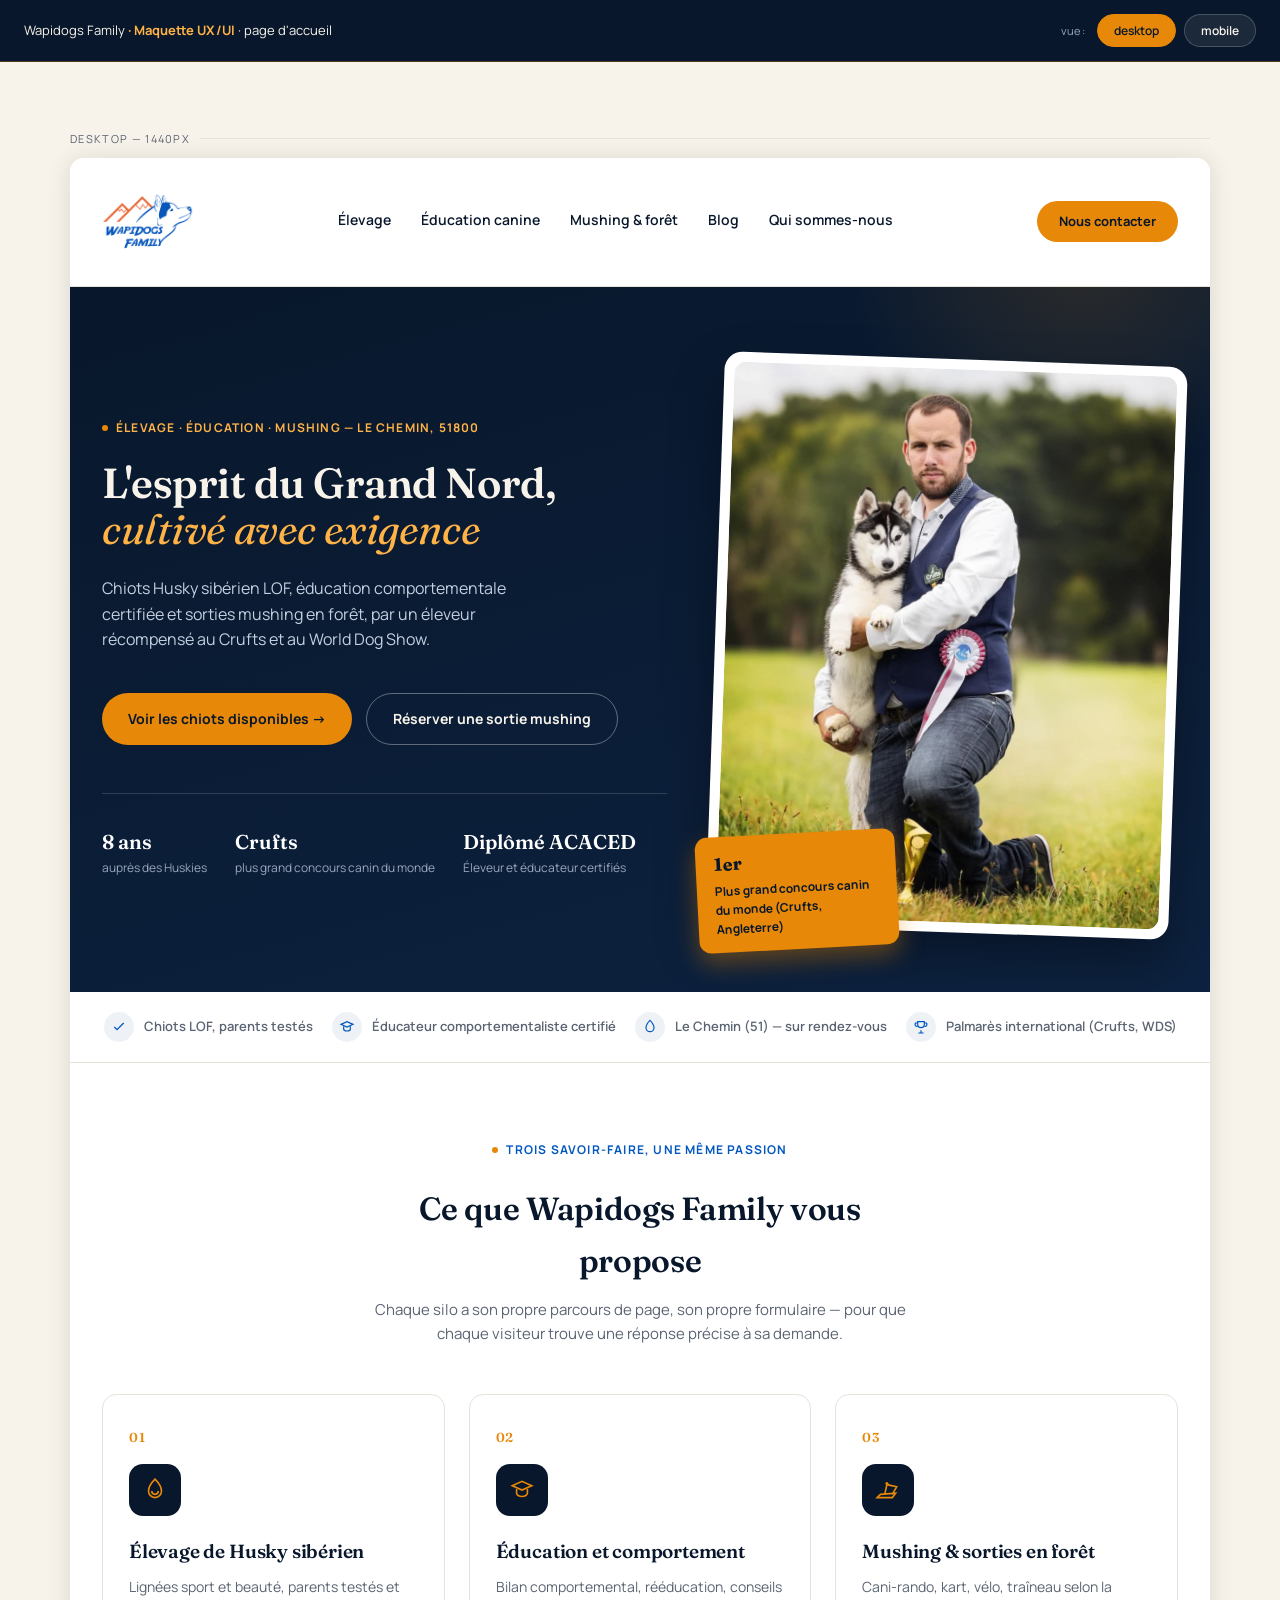
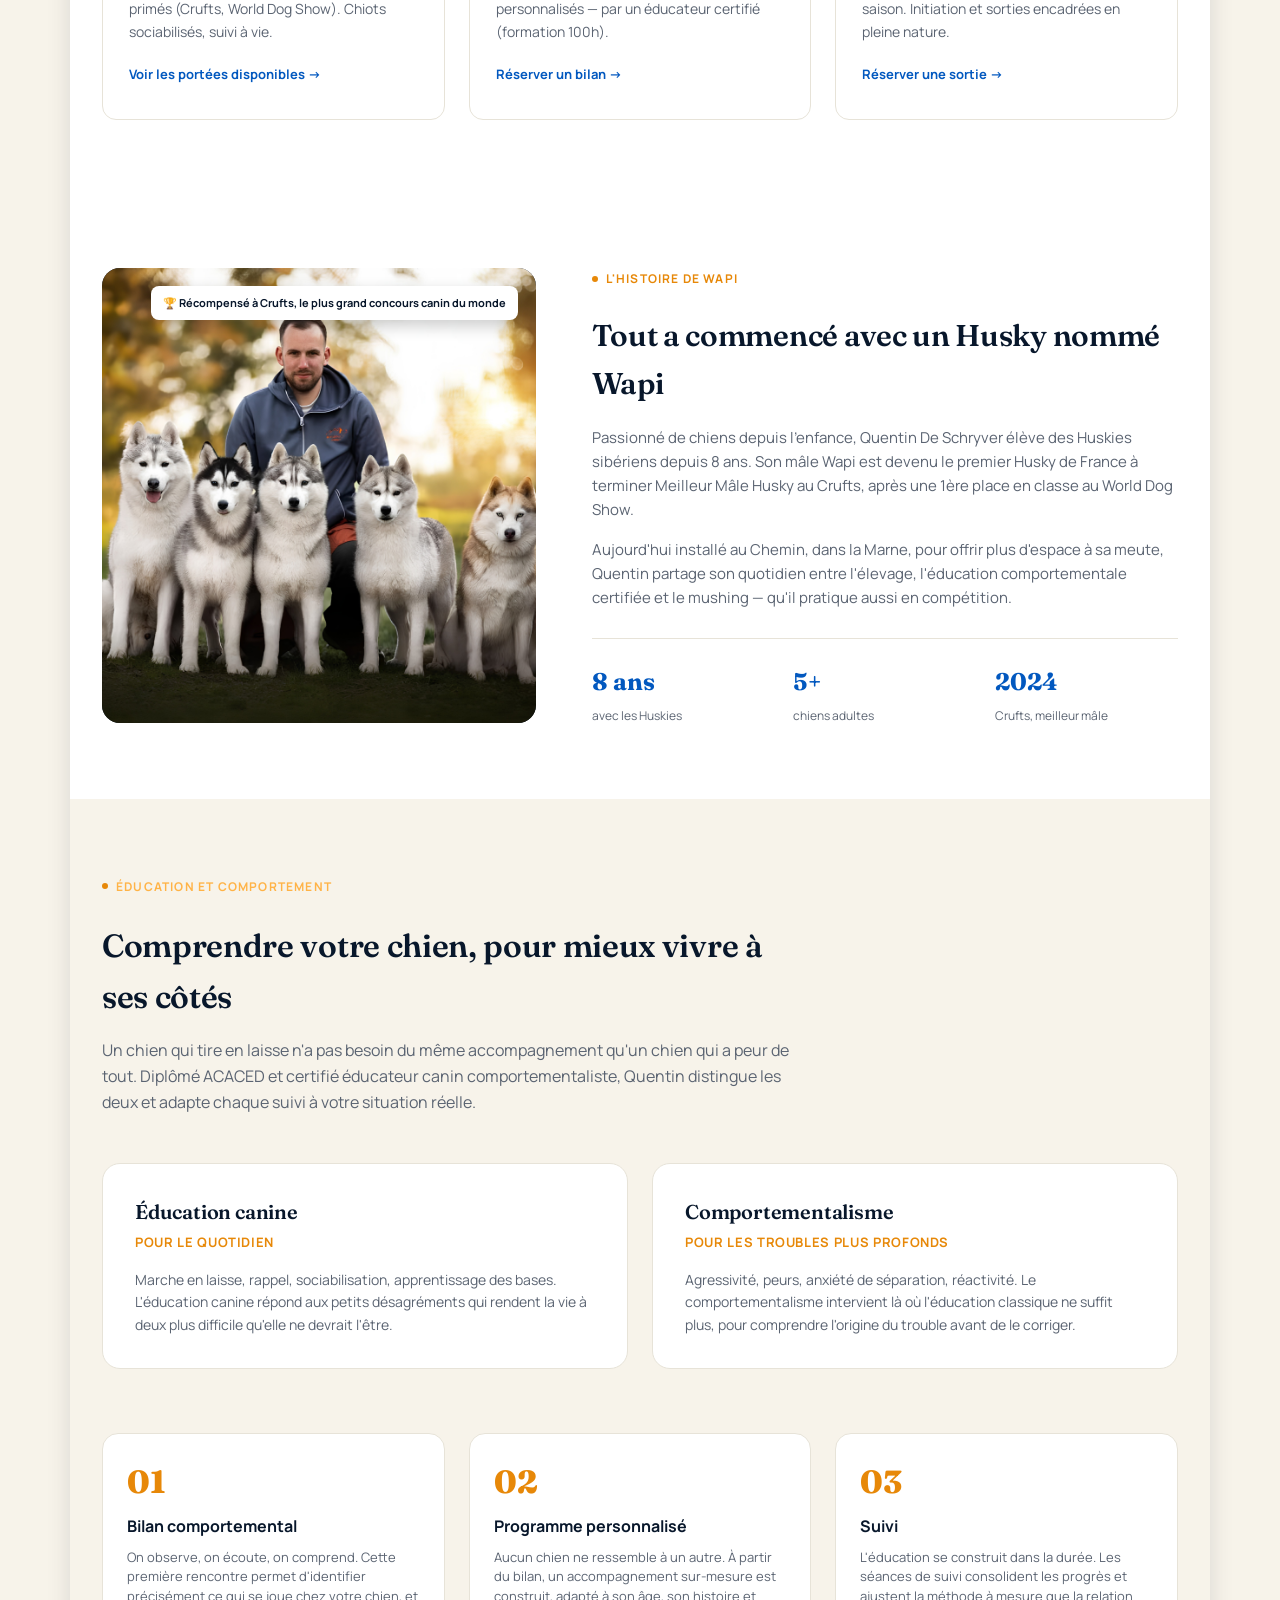
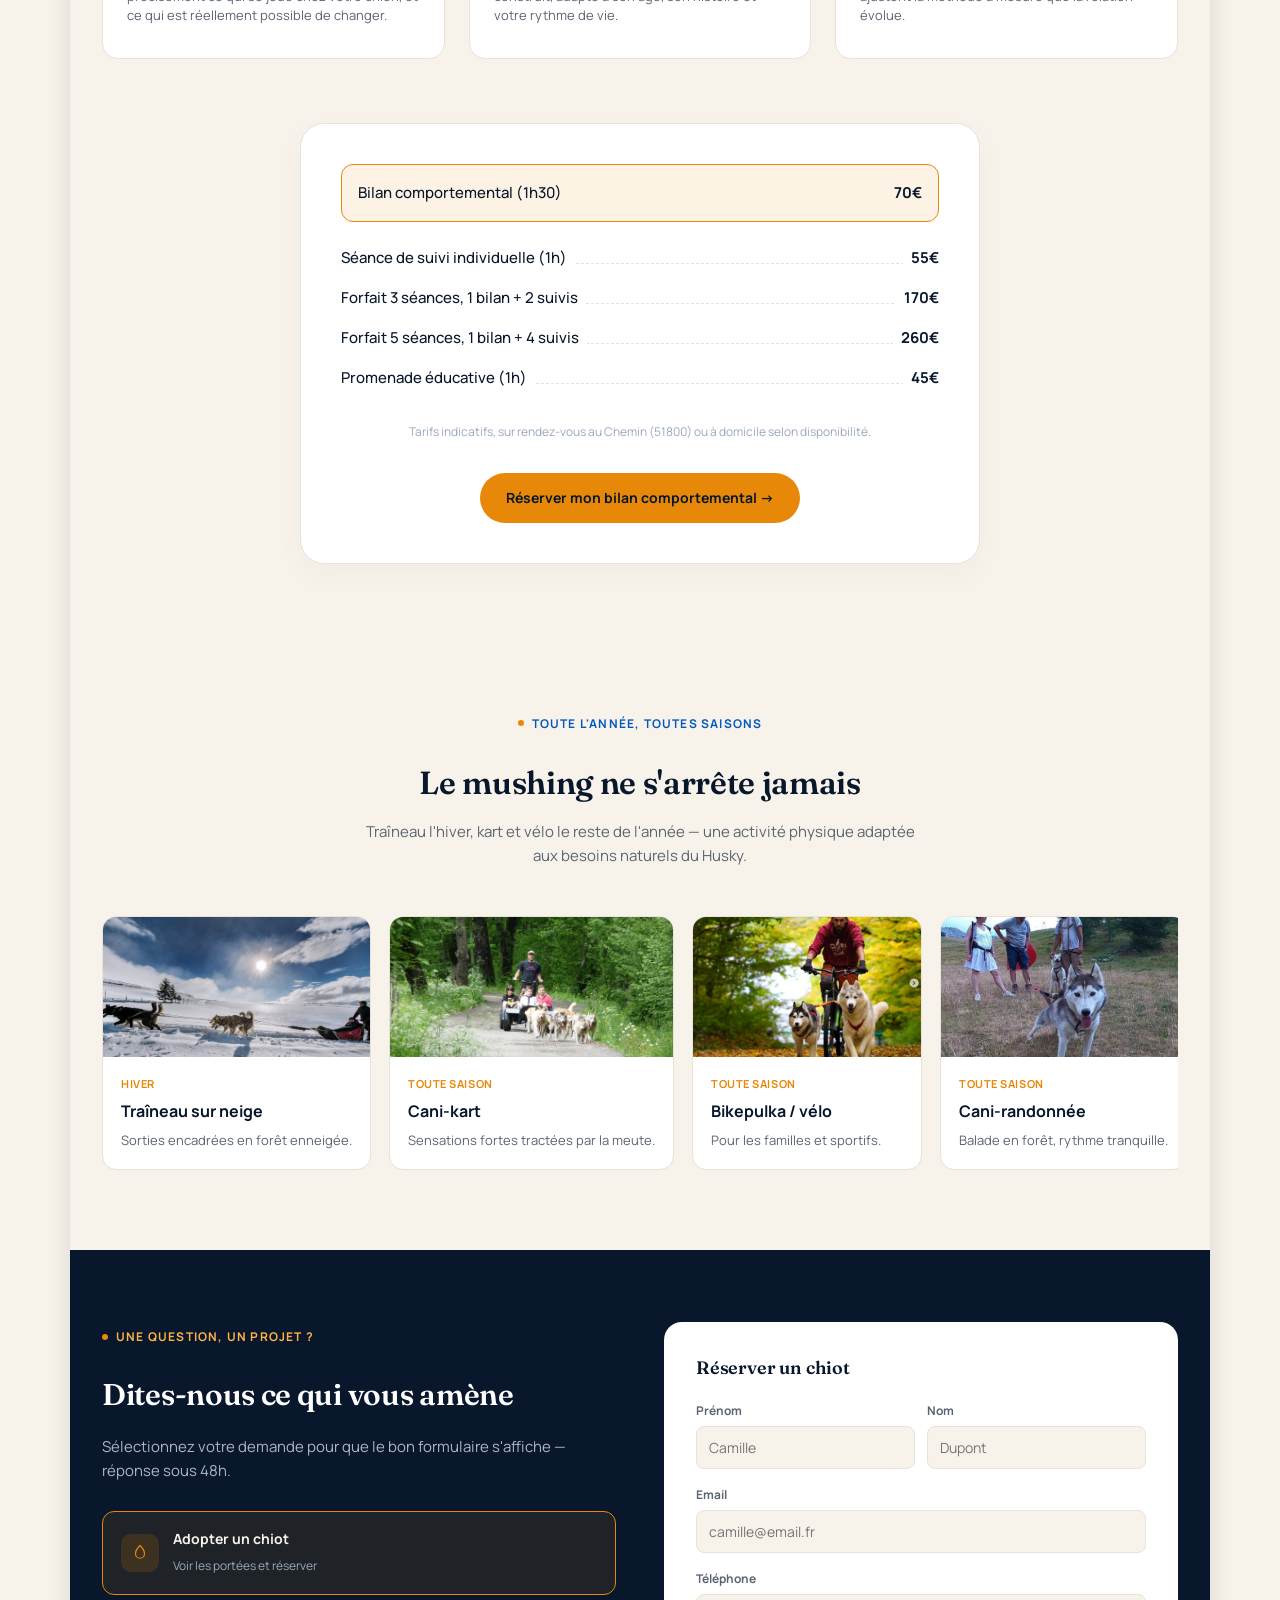
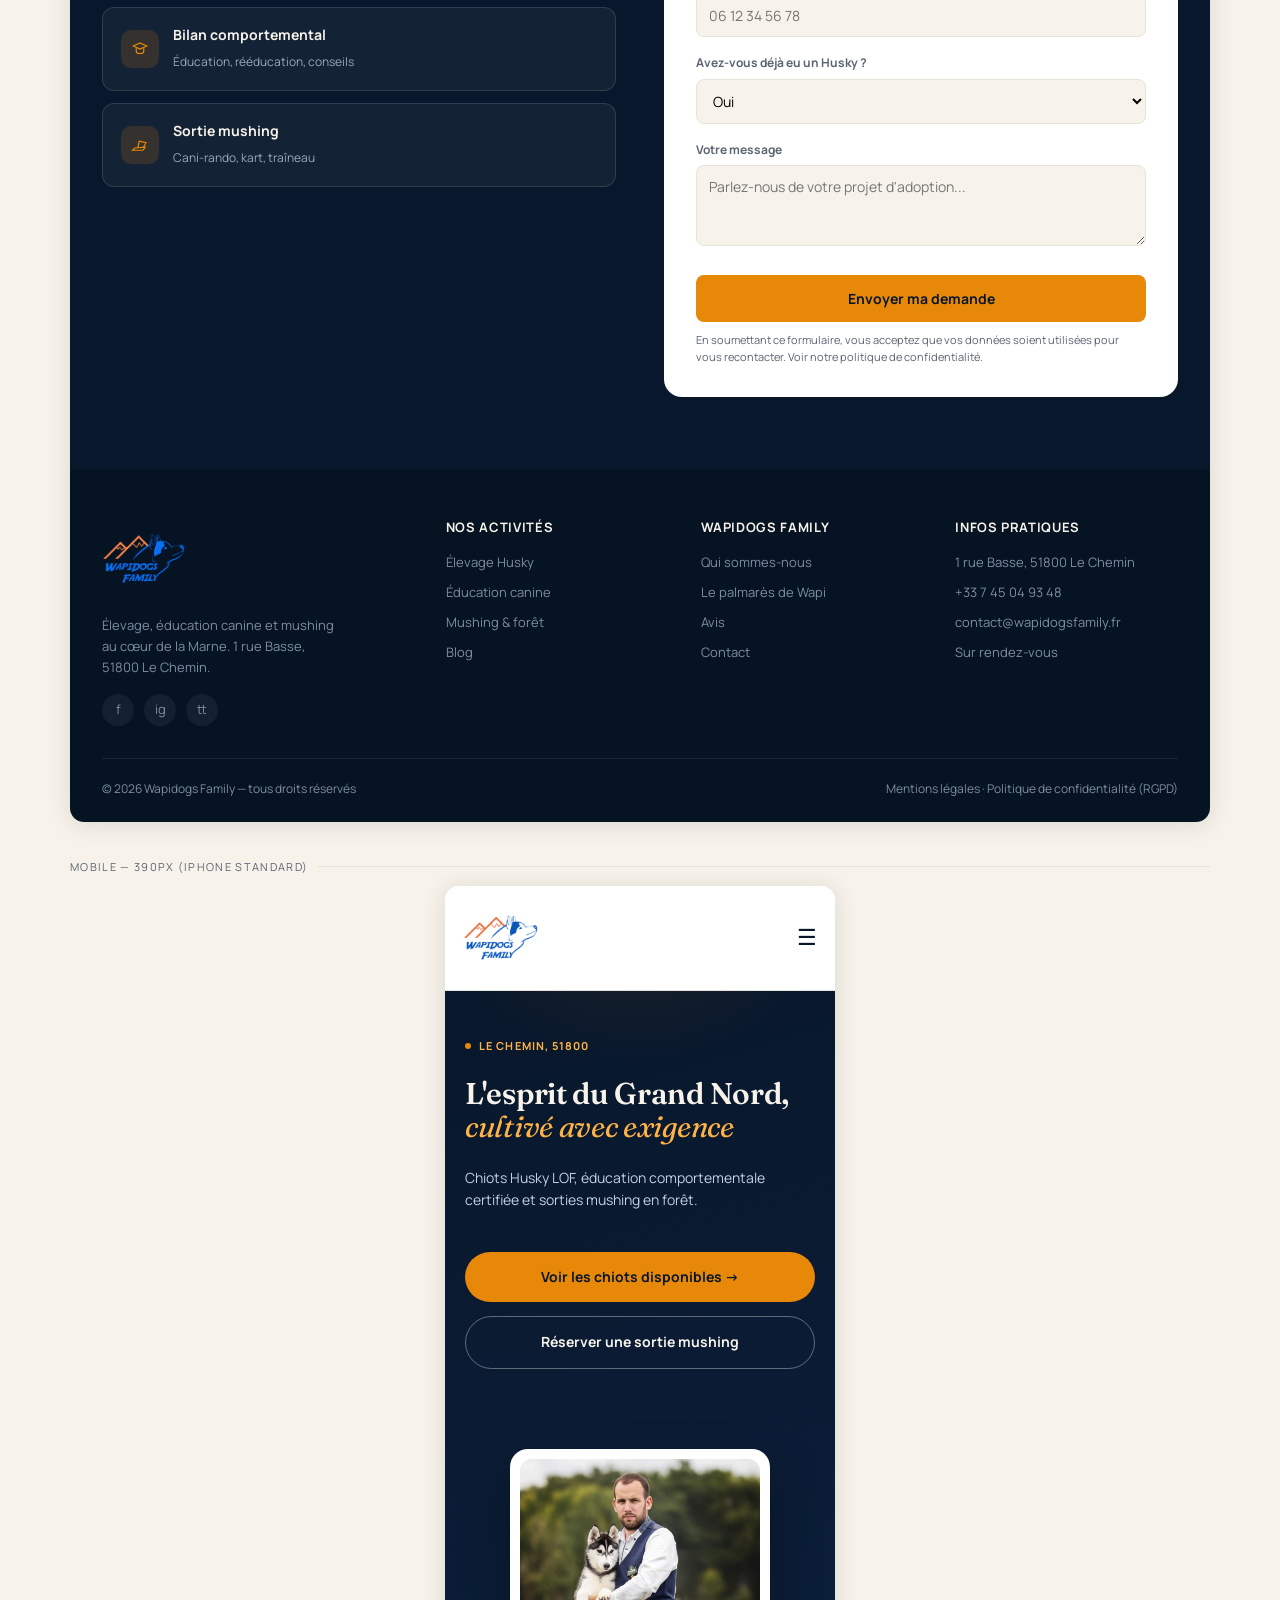
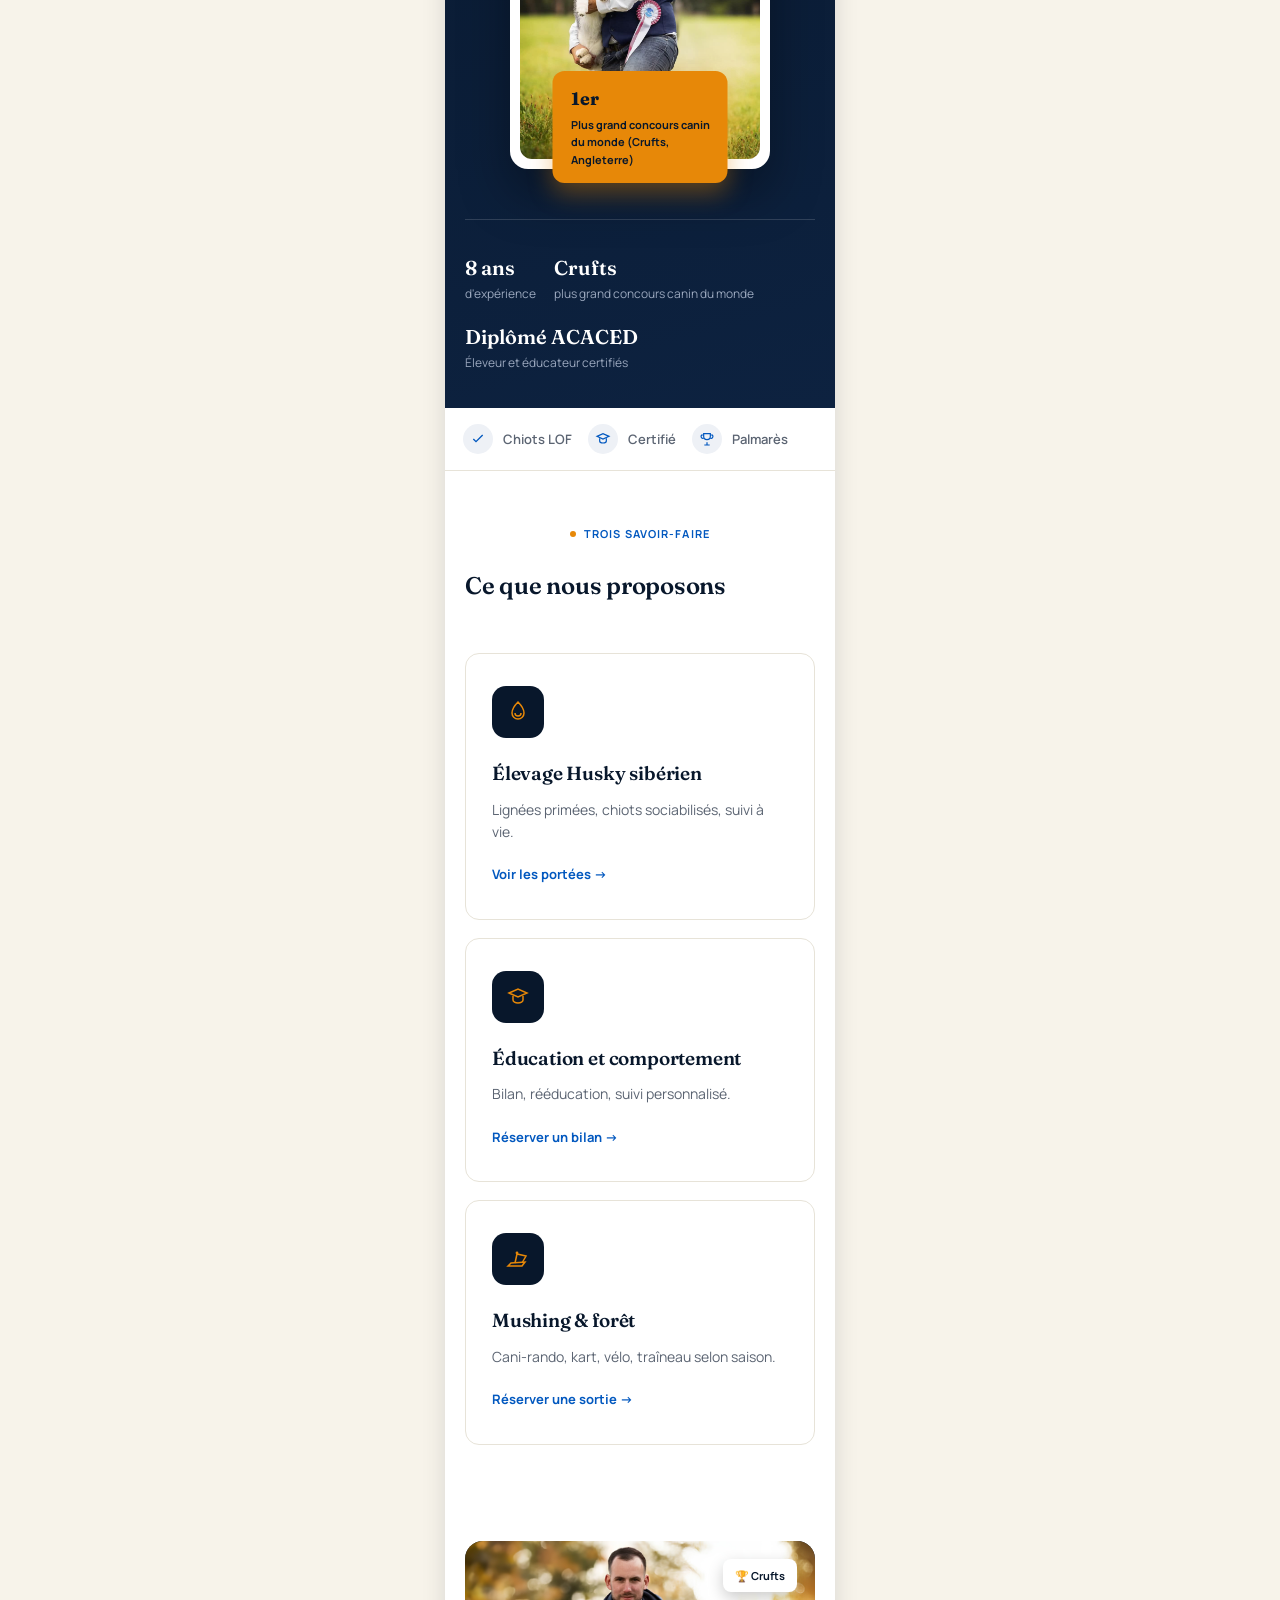
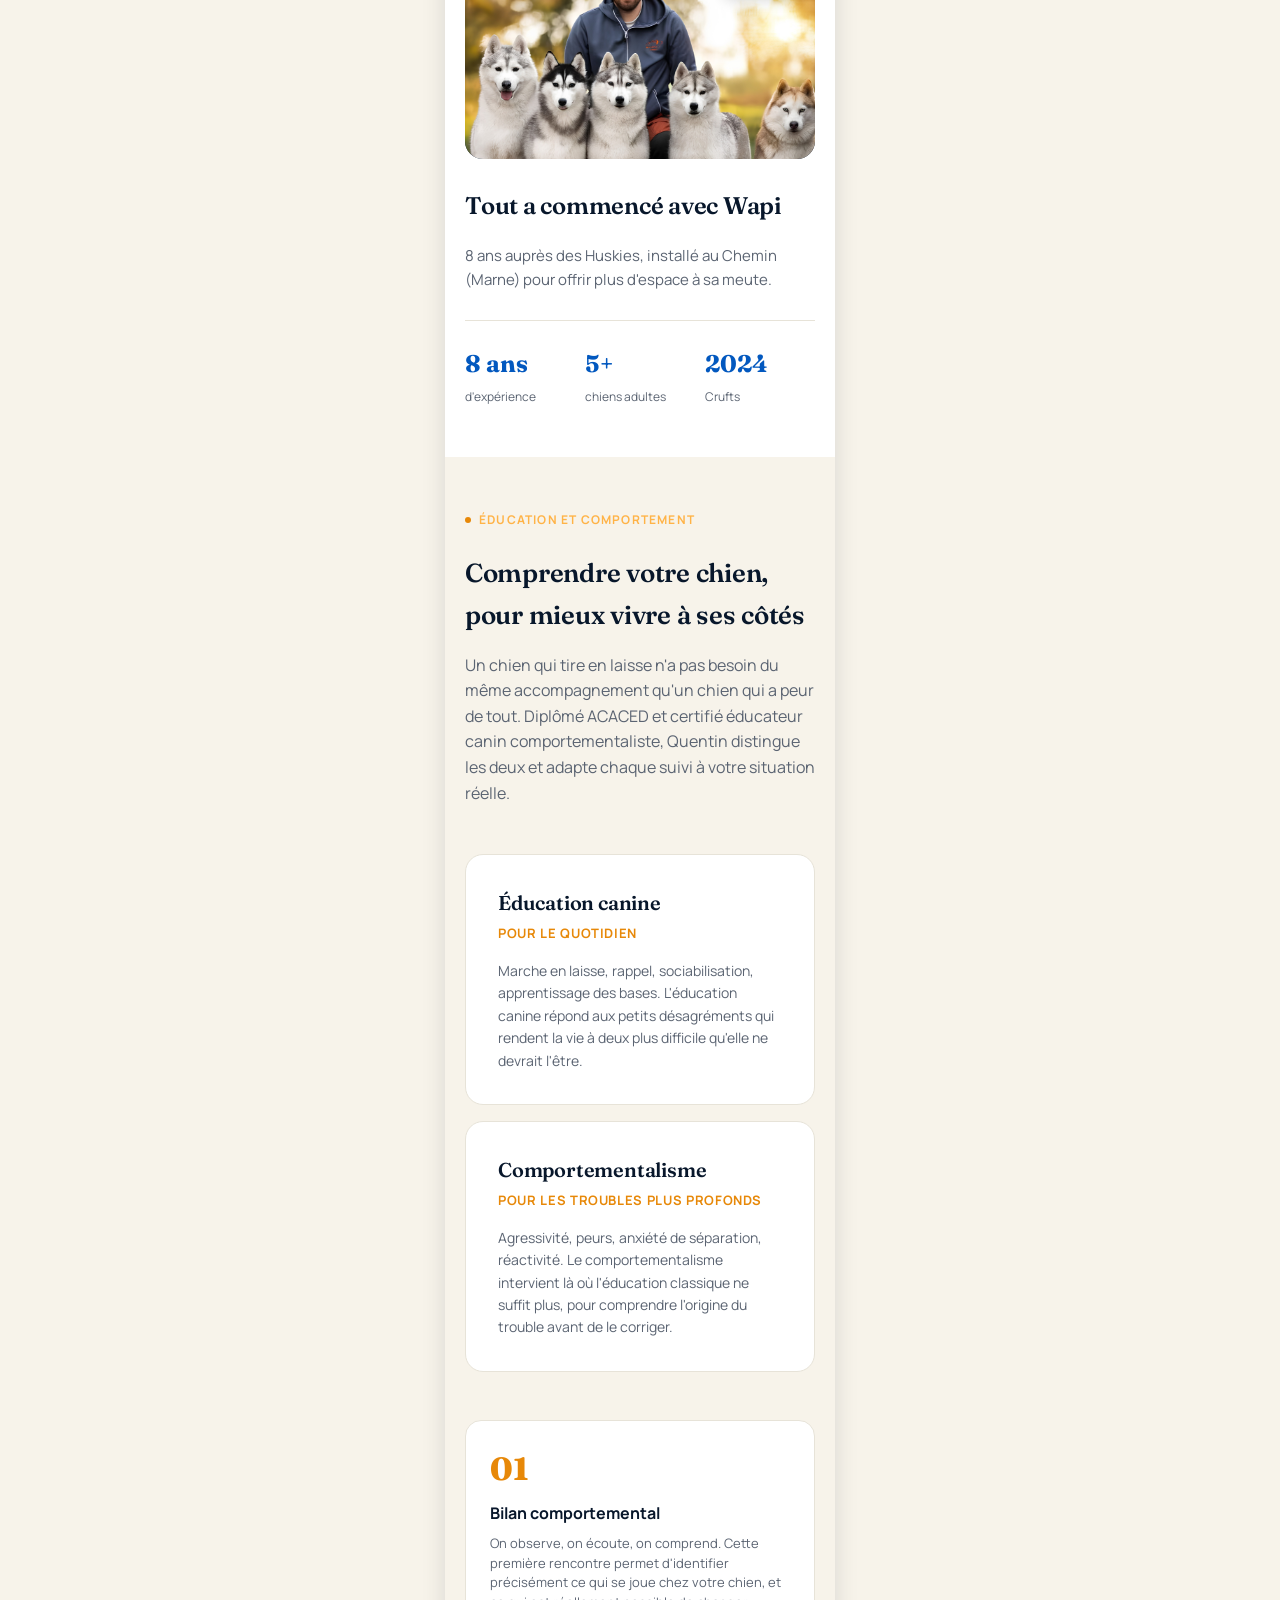
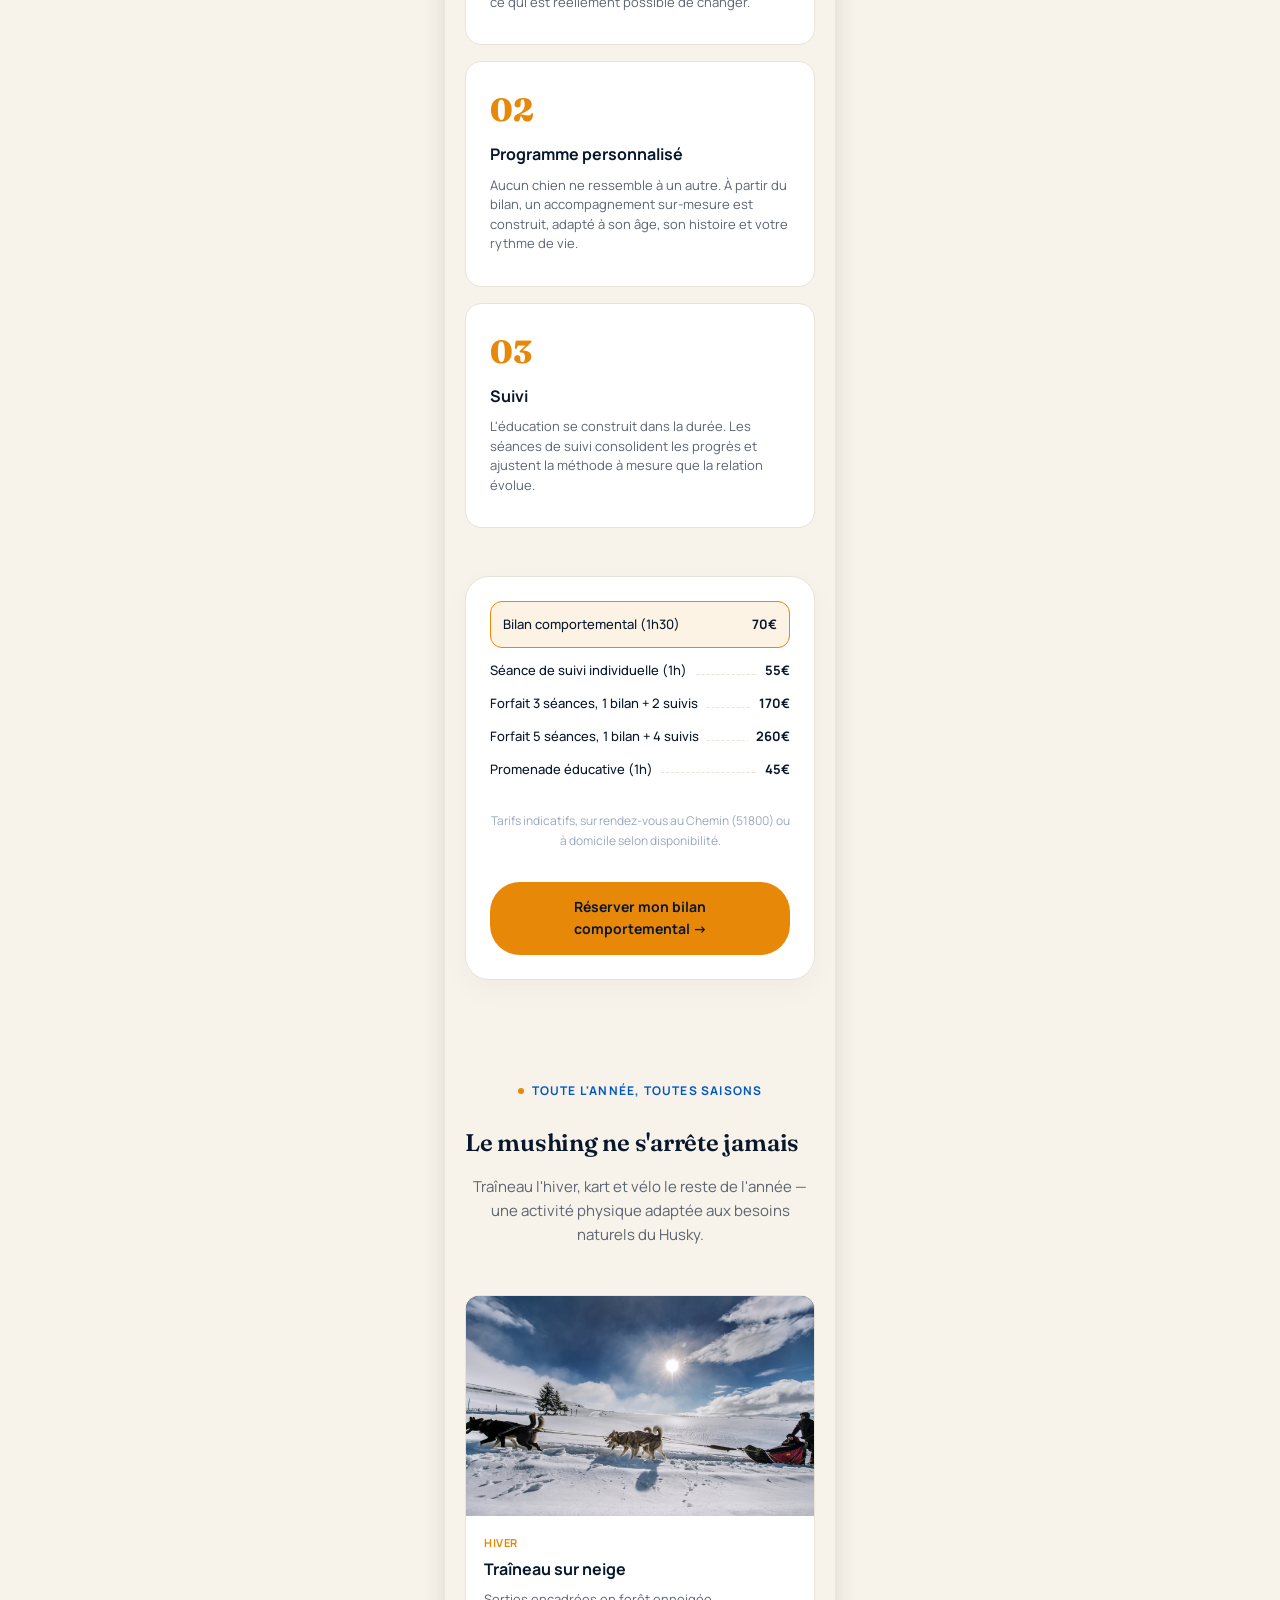
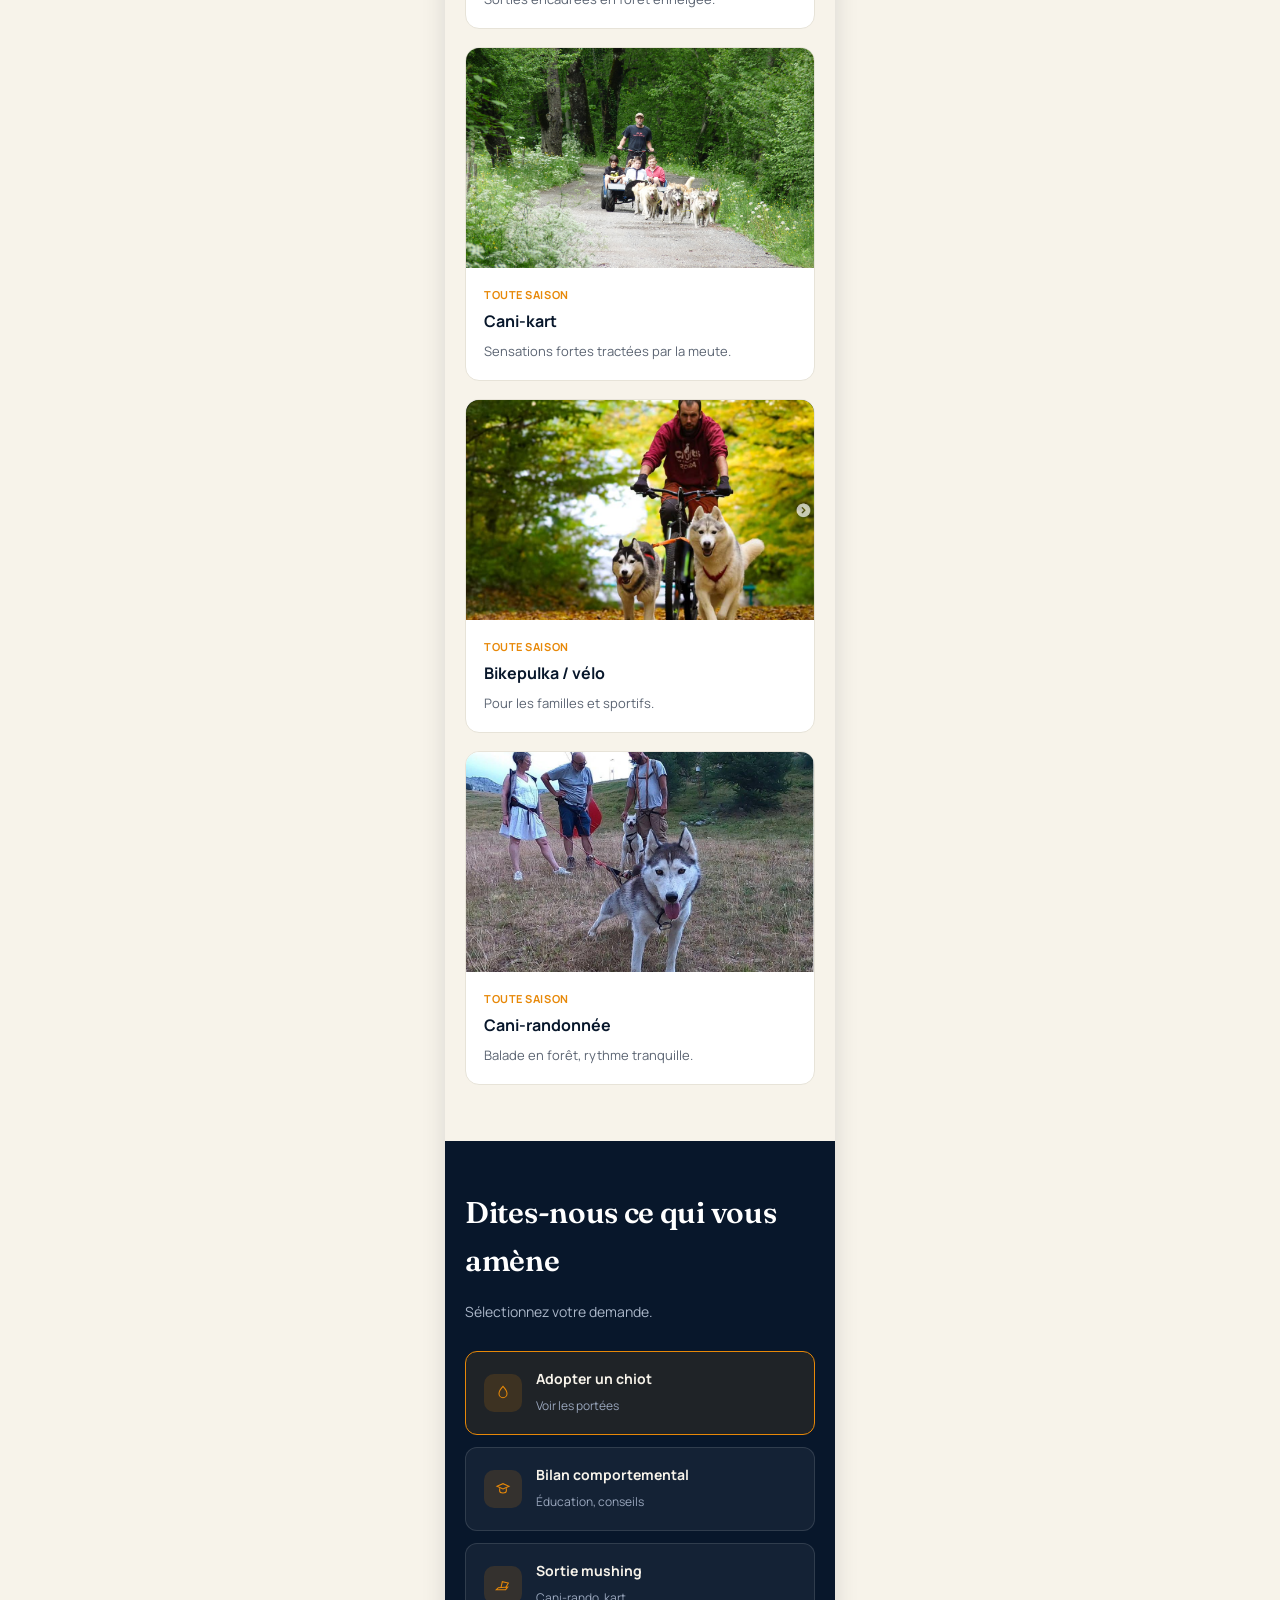
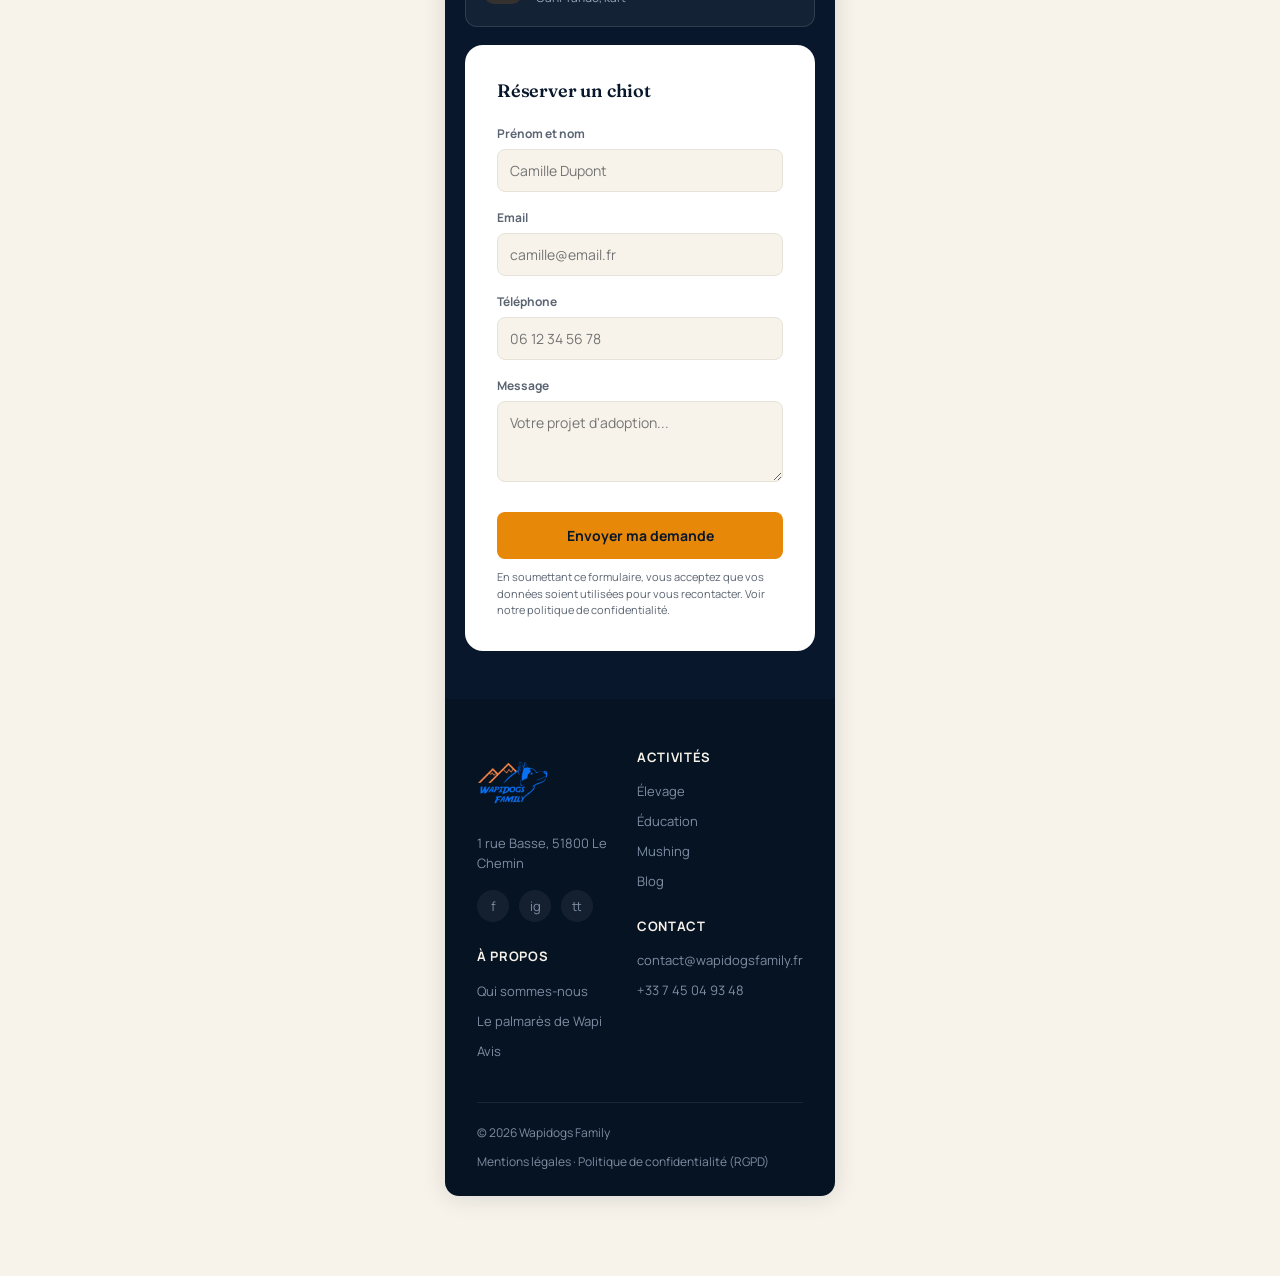
<file: index-backup.html>
<!DOCTYPE html>
<html lang="fr">
<head>
<meta charset="UTF-8">
<meta name="viewport" content="width=device-width, initial-scale=1.0">
<title>Wapidogs Family — Maquette UX/UI</title>
<link rel="preconnect" href="https://fonts.googleapis.com">
<link href="https://fonts.googleapis.com/css2?family=Fraunces:opsz,wght@9..144,400;9..144,500;9..144,600&family=Manrope:wght@400;500;600;700&display=swap" rel="stylesheet">
<style>
  :root{
    --nuit:#08172b;
    --nuit-2:#0d2240;
    --bleu:#0258bf;
    --bleu-l:#4f8fe0;
    --ambre:#e78808;
    --ambre-l:#ffb347;
    --creme:#f7f3ea;
    --blanc:#ffffff;
    --gris:#5b6472;
    --gris-clair:#e7e3d8;
    --radius:14px;
  }
  *{margin:0;padding:0;box-sizing:border-box;}
  body{
    font-family:'Manrope',sans-serif;
    background:var(--creme);
    color:var(--nuit);
    line-height:1.6;
  }
  h1,h2,h3,.display{
    font-family:'Fraunces',serif;
    font-weight:600;
    letter-spacing:-0.01em;
  }
  img{max-width:100%;display:block;}
  a{color:inherit;text-decoration:none;}

  /* ===== TOP BAR (présentation maquette) ===== */
  .presentation-bar{
    background:var(--nuit);
    color:var(--creme);
    padding:14px 24px;
    display:flex;
    align-items:center;
    justify-content:space-between;
    font-size:13px;
    position:sticky;
    top:0;
    z-index:999;
    border-bottom:1px solid rgba(231,136,8,0.3);
  }
  .presentation-bar strong{color:var(--ambre-l);}
  .toggle-group{display:flex;gap:8px;}
  .toggle-btn{
    background:rgba(255,255,255,0.08);
    border:1px solid rgba(255,255,255,0.2);
    color:var(--creme);
    padding:7px 16px;
    border-radius:20px;
    font-size:12px;
    font-weight:600;
    cursor:pointer;
    font-family:'Manrope',sans-serif;
  }
  .toggle-btn.active{background:var(--ambre);border-color:var(--ambre);color:var(--nuit);}

  .frame-wrap{
    max-width:1180px;
    margin:0 auto;
    padding:32px 20px 80px;
  }
  .frame-label{
    font-size:11px;
    text-transform:uppercase;
    letter-spacing:0.12em;
    color:var(--gris);
    margin:36px 0 10px;
    display:flex;
    align-items:center;
    gap:10px;
  }
  .frame-label::after{content:"";flex:1;height:1px;background:var(--gris-clair);}
  .device{
    background:var(--blanc);
    border-radius:var(--radius);
    overflow:hidden;
    box-shadow:0 2px 24px rgba(8,23,43,0.12);
  }
  .device.mobile{max-width:390px;margin:0 auto;}

  /* ===== HEADER ===== */
  .site-header{
    background:var(--blanc);
    padding:18px 32px;
    display:flex;
    align-items:center;
    justify-content:space-between;
    border-bottom:1px solid var(--gris-clair);
  }
  .logo{
    display:flex;
    align-items:center;
    gap:10px;
    font-family:'Fraunces',serif;
    font-weight:600;
    font-size:19px;
  }
  .logo-mark{
    width:38px;height:38px;border-radius:50%;
    background:var(--nuit);
    display:flex;align-items:center;justify-content:center;
    flex-shrink:0;
  }
  .logo-mark svg{width:22px;height:22px;}
  .nav-links{display:flex;gap:30px;font-size:14px;font-weight:600;}
  .nav-links a{padding:6px 0;border-bottom:2px solid transparent;}
  .nav-links a:hover{border-bottom-color:var(--ambre);}
  .cta-header{
    background:var(--ambre);
    color:var(--nuit);
    padding:10px 22px;
    border-radius:30px;
    font-weight:700;
    font-size:13px;
  }
  .mobile-nav-icon{display:none;font-size:22px;}

  /* ===== HERO ===== */
  .hero{
    background:linear-gradient(165deg, var(--nuit) 0%, var(--nuit-2) 100%);
    color:var(--creme);
    padding:72px 32px 60px;
    position:relative;
    overflow:hidden;
  }
  .hero::before{
    content:"";
    position:absolute;
    top:-40%;right:-10%;
    width:480px;height:480px;
    border-radius:50%;
    background:radial-gradient(circle, rgba(231,136,8,0.16) 0%, transparent 70%);
  }
  .hero-grid{
    display:grid;
    grid-template-columns:1.1fr 0.9fr;
    gap:48px;
    align-items:center;
    position:relative;
    z-index:2;
  }
  .eyebrow{
    display:inline-flex;
    align-items:center;
    gap:8px;
    font-size:12px;
    font-weight:700;
    letter-spacing:0.1em;
    text-transform:uppercase;
    color:var(--ambre-l);
    margin-bottom:24px;
  }
  .eyebrow .dot{width:6px;height:6px;border-radius:50%;background:var(--ambre);}
  .hero h1{
    font-size:42px;
    line-height:1.08;
    margin-bottom:24px;
  }
  .hero h1 em{font-style:italic;color:var(--ambre-l);font-weight:400;}
  .hero p.lead{
    font-size:16px;
    color:#c4cfe0;
    max-width:460px;
    margin-bottom:40px;
  }
  .hero-ctas{display:flex;gap:14px;flex-wrap:wrap;margin-bottom:48px;}
  .btn-primary{
    background:var(--ambre);
    color:var(--nuit);
    padding:14px 26px;
    border-radius:30px;
    font-weight:700;
    font-size:14px;
    display:inline-flex;
    align-items:center;
    gap:8px;
  }
  .btn-secondary{
    border:1.5px solid rgba(255,255,255,0.35);
    color:var(--creme);
    padding:14px 26px;
    border-radius:30px;
    font-weight:700;
    font-size:14px;
  }
  .hero-proof{
    display:flex;
    gap:28px;
    padding-top:32px;
    border-top:1px solid rgba(255,255,255,0.15);
  }
  .proof-item{font-size:12px;color:#9aa7bd;}
  .proof-item strong{
    display:block;
    font-family:'Fraunces',serif;
    font-size:20px;
    color:var(--blanc);
    font-weight:600;
  }
  .hero-visual{
    position:relative;
  }
  .hero-photo-card{
    background:var(--blanc);
    border-radius:18px;
    padding:10px;
    box-shadow:0 24px 50px rgba(0,0,0,0.35);
    transform:rotate(2deg);
  }
  .hero-photo-card .ph{
    aspect-ratio:4/5;
    border-radius:12px;
    background:linear-gradient(135deg,#2a3f5c,#0d2240);
    display:flex;
    align-items:center;
    justify-content:center;
    color:#5d7497;
    font-size:13px;
    text-align:center;
    padding:20px;
  }
  .badge-float{
    position:absolute;
    bottom:-18px;
    left:-18px;
    background:var(--ambre);
    color:var(--nuit);
    padding:14px 18px;
    border-radius:12px;
    font-size:12px;
    font-weight:700;
    box-shadow:0 10px 24px rgba(231,136,8,0.4);
    max-width:200px;
    transform:rotate(-3deg);
  }
  .badge-float span{display:block;font-family:'Fraunces',serif;font-size:18px;margin-bottom:2px;}

  /* ===== TRUST BAR ===== */
  .trust-bar{
    background:var(--blanc);
    padding:20px 32px;
    display:flex;
    justify-content:space-around;
    flex-wrap:wrap;
    gap:16px;
    border-bottom:1px solid var(--gris-clair);
  }
  .trust-item{
    display:flex;
    align-items:center;
    gap:10px;
    font-size:13px;
    font-weight:600;
    color:var(--gris);
  }
  .trust-item .ic{
    width:30px;height:30px;
    border-radius:50%;
    background:#eef1f6;
    display:flex;align-items:center;justify-content:center;
    color:var(--bleu);
    flex-shrink:0;
  }

  /* ===== PILIERS ===== */
  .section{padding:72px 32px;}
  .section-head{
    text-align:center;
    max-width:560px;
    margin:0 auto 48px;
  }
  .section-head .eyebrow{color:var(--bleu);justify-content:center;}
  .section-head h2{font-size:32px;margin-bottom:12px;}
  .section-head p{color:var(--gris);font-size:15px;}

  .piliers-grid{
    display:grid;
    grid-template-columns:repeat(3,1fr);
    gap:24px;
  }
  .pilier-card{
    background:var(--blanc);
    border-radius:var(--radius);
    padding:32px 26px;
    border:1px solid var(--gris-clair);
    transition:transform 0.2s;
  }
  .pilier-card .num{
    font-family:'Fraunces',serif;
    font-size:13px;
    color:var(--ambre);
    font-weight:600;
    margin-bottom:16px;
    letter-spacing:0.05em;
  }
  .pilier-card .ic-wrap{
    width:52px;height:52px;
    border-radius:14px;
    background:var(--nuit);
    display:flex;align-items:center;justify-content:center;
    margin-bottom:20px;
    color:var(--ambre-l);
  }
  .pilier-card h3{font-size:19px;margin-bottom:10px;}
  .pilier-card p{font-size:14px;color:var(--gris);margin-bottom:18px;}
  .pilier-card .link-more{
    font-size:13px;font-weight:700;color:var(--bleu);
    display:inline-flex;align-items:center;gap:6px;
  }

  /* ===== STORY / QUI SOMMES NOUS ===== */
  .story{background:var(--blanc);}
  .story-grid{
    display:grid;
    grid-template-columns:0.85fr 1.15fr;
    gap:56px;
    align-items:center;
  }
  .story-photo{
    aspect-ratio:1/1.05;
    border-radius:18px;
    background:linear-gradient(150deg,#1a3158,#08172b);
    display:flex;align-items:center;justify-content:center;
    color:#5d7497;
    font-size:13px;
    position:relative;
  }
  .story-photo .crufts-tag{
    position:absolute;
    top:18px;right:18px;
    background:var(--blanc);
    color:var(--nuit);
    font-size:11px;
    font-weight:700;
    padding:8px 12px;
    border-radius:8px;
    box-shadow:0 6px 16px rgba(0,0,0,0.2);
  }
  .story-content .eyebrow{color:var(--ambre);}
  .story-content h2{font-size:30px;margin-bottom:18px;}
  .story-content p{color:var(--gris);font-size:15px;margin-bottom:16px;}
  .story-stats{
    display:grid;
    grid-template-columns:repeat(3,1fr);
    gap:18px;
    margin-top:28px;
    padding-top:24px;
    border-top:1px solid var(--gris-clair);
  }
  .story-stats .s strong{
    display:block;font-family:'Fraunces',serif;font-size:24px;color:var(--bleu);
  }
  .story-stats .s span{font-size:12px;color:var(--gris);}

  /* ===== ACTIVITES MUSHING ===== */
  .activites{background:var(--creme);}
  .activites-row{
    display:flex;
    gap:18px;
    overflow-x:auto;
    padding-bottom:8px;
  }
  .act-card{
    min-width:230px;
    background:var(--blanc);
    border-radius:var(--radius);
    overflow:hidden;
    border:1px solid var(--gris-clair);
    flex-shrink:0;
  }
  .act-card .img{
    height:140px;
    background:linear-gradient(135deg,#2a3f5c,#0d2240);
    display:flex;align-items:center;justify-content:center;
    color:#5d7497;font-size:12px;
  }
  .act-card .body{padding:18px;}
  .act-card .tag{
    font-size:11px;font-weight:700;color:var(--ambre);
    text-transform:uppercase;letter-spacing:0.05em;
    margin-bottom:6px;display:block;
  }
  .act-card h4{font-size:16px;margin-bottom:6px;}
  .act-card p{font-size:13px;color:var(--gris);}

  /* ===== TUNNEL CONTACT ===== */
  .contact-section{
    background:var(--nuit);
    color:var(--creme);
  }
  .contact-grid{
    display:grid;
    grid-template-columns:1fr 1fr;
    gap:48px;
  }
  .contact-section .eyebrow{color:var(--ambre-l);}
  .contact-section h2{font-size:30px;color:var(--blanc);margin-bottom:16px;}
  .contact-section .lead{color:#aab6c8;font-size:15px;margin-bottom:28px;}
  .contact-options{display:flex;flex-direction:column;gap:12px;}
  .contact-option{
    background:rgba(255,255,255,0.05);
    border:1px solid rgba(255,255,255,0.12);
    border-radius:12px;
    padding:16px 18px;
    display:flex;
    align-items:center;
    gap:14px;
    cursor:pointer;
  }
  .contact-option.is-selected{border-color:var(--ambre);background:rgba(231,136,8,0.1);}
  .contact-option .ic{
    width:38px;height:38px;border-radius:10px;
    background:rgba(231,136,8,0.15);
    color:var(--ambre-l);
    display:flex;align-items:center;justify-content:center;
    flex-shrink:0;
  }
  .contact-option strong{display:block;font-size:14px;margin-bottom:2px;}
  .contact-option span{font-size:12px;color:#9aa7bd;}

  .form-card{
    background:var(--blanc);
    border-radius:18px;
    padding:32px;
    color:var(--nuit);
  }
  .form-card h3{font-size:18px;margin-bottom:18px;}
  .field{margin-bottom:16px;}
  .field label{font-size:12px;font-weight:700;color:var(--gris);display:block;margin-bottom:6px;}
  .field input,.field select,.field textarea{
    width:100%;
    border:1px solid var(--gris-clair);
    border-radius:8px;
    padding:11px 12px;
    font-family:'Manrope',sans-serif;
    font-size:14px;
    background:var(--creme);
  }
  .field-row{display:grid;grid-template-columns:1fr 1fr;gap:12px;}
  .btn-submit{
    width:100%;
    background:var(--ambre);
    color:var(--nuit);
    border:none;
    padding:14px;
    border-radius:8px;
    font-weight:700;
    font-size:14px;
    font-family:'Manrope',sans-serif;
    margin-top:6px;
  }
  .rgpd-note{font-size:11px;color:var(--gris);margin-top:10px;line-height:1.5;}

  /* ===== FOOTER ===== */
  .site-footer{
    background:#061322;
    color:#7e8da3;
    padding:48px 32px 24px;
    font-size:13px;
  }
  .footer-grid{
    display:grid;
    grid-template-columns:1.4fr 1fr 1fr 1fr;
    gap:32px;
    margin-bottom:32px;
  }
  .site-footer h5{
    color:var(--creme);
    font-size:13px;
    font-weight:700;
    margin-bottom:14px;
    text-transform:uppercase;
    letter-spacing:0.05em;
  }
  .footer-grid ul{list-style:none;}
  .footer-grid li{margin-bottom:9px;}
  .footer-logo{display:flex;align-items:center;gap:10px;margin-bottom:14px;font-family:'Fraunces',serif;color:var(--creme);font-size:17px;font-weight:600;}
  .footer-bottom{
    border-top:1px solid rgba(255,255,255,0.08);
    padding-top:20px;
    display:flex;
    justify-content:space-between;
    font-size:12px;
    flex-wrap:wrap;
    gap:10px;
  }
  .social-row{display:flex;gap:10px;}
  .social-row a{
    width:32px;height:32px;border-radius:50%;
    background:rgba(255,255,255,0.06);
    display:flex;align-items:center;justify-content:center;
  }



  /* ===== EDUCATION & COMPORTEMENT ===== */
  .education-section{background:var(--creme);}
  .edu-intro{max-width:700px; margin-bottom:48px;}
  .edu-intro h2{font-size:32px;margin-bottom:16px;}
  .edu-intro p{color:var(--gris);font-size:16px;line-height:1.6;}
  
  .edu-blocs-grid{display:grid;grid-template-columns:1fr 1fr;gap:24px;margin-bottom:64px;}
  .edu-bloc{
    background:var(--blanc);
    border-radius:18px;
    padding:32px;
    border:1px solid var(--gris-clair);
  }
  .edu-bloc h3{font-size:20px;margin-bottom:4px;color:var(--nuit);}
  .edu-bloc h4{font-size:13px;color:var(--ambre);text-transform:uppercase;margin-bottom:16px;letter-spacing:0.05em;font-weight:700;}
  .edu-bloc p{font-size:14px;color:var(--gris);line-height:1.6;}
  
  .process-steps{
    display:grid; grid-template-columns:1fr 1fr 1fr; gap:24px; margin-bottom:64px;
  }
  .process-step{
    background:var(--blanc);
    padding:32px 24px;
    border-radius:16px;
    border:1px solid var(--gris-clair);
  }
  .process-step .num{
    font-size:32px; font-weight:800; font-family:'Fraunces',serif;
    color:var(--ambre); margin-bottom:16px;
    line-height:1;
  }
  .process-step h4{font-size:16px; margin-bottom:8px;}
  .process-step p{font-size:13px; color:var(--gris);line-height:1.5;}
  
  .tarifs-container{
    max-width:680px; margin:0 auto;
    background:var(--blanc); padding:40px; border-radius:24px;
    box-shadow:0 10px 30px rgba(0,0,0,0.03);
    border:1px solid var(--gris-clair);
  }
  .tarif-row{
    display:flex; justify-content:space-between; align-items:flex-end;
    margin-bottom:16px; font-size:15px; position:relative;
  }
  .tarif-row::after{
    content:''; position:absolute; bottom:6px; left:0; right:0;
    border-bottom:1px dashed var(--gris-clair); z-index:1;
  }
  .tarif-row span{background:var(--blanc); position:relative; z-index:2;}
  .tarif-row .t-name{padding-right:8px; font-weight:500; color:var(--nuit);}
  .tarif-row .t-price{padding-left:8px; font-weight:700; color:var(--nuit);}
  
  .tarif-row.highlight{
    background:rgba(231,136,8,0.1); 
    padding:16px; 
    border-radius:12px;
    border:1px solid var(--ambre);
    margin-bottom:24px;
    align-items:center;
  }
  .tarif-row.highlight::after{display:none;}
  .tarif-row.highlight span{background:transparent;}
  
  .tarifs-note{font-size:12px; color:#9aa7bd; margin-top:32px; text-align:center;}
  .tarifs-cta{text-align:center; margin-top:32px;}

  /* ===== MOBILE SIM STYLES ===== */
  .device.mobile .site-header{padding:14px 18px;}
  .device.mobile .nav-links{display:none;}
  .device.mobile .mobile-nav-icon{display:block;}
  .device.mobile .cta-header{display:none;}
  .device.mobile .hero{padding:40px 20px 36px;}
  .device.mobile .hero-grid{grid-template-columns:1fr;gap:32px;}
  .device.mobile .hero h1{font-size:30px;}
  .device.mobile .hero-photo-card{max-width:260px;margin:0 auto;transform:rotate(0);}
  .device.mobile .badge-float{left:50%;transform:translateX(-50%);bottom:-14px;}
  .device.mobile .hero-proof{flex-wrap:wrap;gap:18px;}
  .device.mobile .trust-bar{padding:16px 18px;justify-content:flex-start;overflow-x:auto;}
  .device.mobile .section{padding:48px 20px;}
  .device.mobile .section-head h2{font-size:24px;}
  .device.mobile .piliers-grid{grid-template-columns:1fr;gap:18px;}
  .device.mobile .story-grid{grid-template-columns:1fr;gap:28px;}
  .device.mobile .story-content h2{font-size:24px;}
  .device.mobile .story-stats{grid-template-columns:repeat(3,1fr);gap:10px;}
  .device.mobile .contact-grid{grid-template-columns:1fr;gap:32px;}
  .device.mobile .field-row{grid-template-columns:1fr;}
  .device.mobile .footer-grid{grid-template-columns:1fr 1fr;gap:24px;}
  .device.mobile .footer-bottom{flex-direction:column;}
  .device.mobile .activites-row{flex-direction:column; overflow-x:visible;}
  .device.mobile .activites-row .act-card{width:100%; min-width:0;}
  .device.mobile .act-card .img{height:220px;}
  .device.mobile .edu-intro h2{font-size:26px;}
  .device.mobile .edu-blocs-grid{grid-template-columns:1fr; gap:16px; margin-bottom:48px;}
  .device.mobile .process-steps{grid-template-columns:1fr; gap:16px; margin-bottom:48px;}
  .device.mobile .tarifs-container{padding:24px;}
  .device.mobile .tarif-row{font-size:13px; margin-bottom:12px;}
  .device.mobile .tarif-row.highlight{padding:12px;}

  /* Burger Menu CSS */
  .mobile-menu-overlay {
    position: absolute; top: 0; left: 0; right: 0; bottom: 0;
    background: var(--nuit);
    z-index: 100;
    display: flex; flex-direction: column; padding: 24px;
    opacity: 0; pointer-events: none;
    transition: opacity 0.3s ease;
  }
  .mobile-menu-overlay.open {
    opacity: 1; pointer-events: auto;
  }
  .mobile-menu-overlay .close-btn {
    align-self: flex-end; font-size: 24px; color: var(--blanc); cursor: pointer; margin-bottom: 32px;
  }
  .mobile-menu-overlay a {
    color: var(--blanc); font-size: 18px; font-weight: 600; text-decoration: none; margin-bottom: 24px;
  }

  @media (max-width:980px){
    .frame-wrap{padding:24px 14px 60px;}
  }
</style>
</head>
<body>

<div class="presentation-bar">
  <div>Wapidogs Family <strong>· Maquette UX/UI</strong> · page d'accueil</div>
  <div class="toggle-group">
    <span style="font-size:11px;color:#9aa7bd;align-self:center;margin-right:4px;">vue :</span>
    <button class="toggle-btn active">desktop</button>
    <button class="toggle-btn">mobile</button>
  </div>
</div>

<div class="frame-wrap">

  <div class="frame-label">Desktop — 1440px</div>
  <div class="device">

    <!-- HEADER -->
    <header class="site-header">
      <div class="logo">
        <img src="images/logo-wapidogs.png" alt="Wapidogs Family" style="height:92px;width:auto;">
      </div>
      <nav class="nav-links">
        <a>Élevage</a>
        <a>Éducation canine</a>
        <a>Mushing & forêt</a>
        <a>Blog</a>
        <a>Qui sommes-nous</a>
      </nav>
      <a class="cta-header">Nous contacter</a>
      <div class="mobile-nav-icon">☰</div>
    </header>

    <!-- HERO -->
    <section class="hero">
      <div class="hero-grid">
        <div>
          <div class="eyebrow"><span class="dot"></span>Élevage · éducation · mushing — Le Chemin, 51800</div>
          <h1>L'esprit du Grand Nord, <em>cultivé avec exigence</em></h1>
          <p class="lead">Chiots Husky sibérien LOF, éducation comportementale certifiée et sorties mushing en forêt, par un éleveur récompensé au Crufts et au World Dog Show.</p>
          <div class="hero-ctas">
            <a class="btn-primary">Voir les chiots disponibles →</a>
            <a class="btn-secondary">Réserver une sortie mushing</a>
          </div>
          <div class="hero-proof">
            <div class="proof-item"><strong>8 ans</strong>auprès des Huskies</div>
            <div class="proof-item"><strong>Crufts</strong>plus grand concours canin du monde</div>
            <div class="proof-item"><strong>Diplômé ACACED</strong>Éleveur et éducateur certifiés</div>
          </div>
        </div>
        <div class="hero-visual">
          <div class="hero-photo-card">
            <img src="images/photo-hero-accueil.png" alt="Quentin avec sa meute" style="aspect-ratio: 4/5; border-radius: 12px; width: 100%; object-fit: cover; display: block;">
          </div>
          <div class="badge-float"><span>1er</span>Plus grand concours canin du monde (Crufts, Angleterre)</div>
        </div>
      </div>
    </section>

    <!-- TRUST BAR -->
    <div class="trust-bar">
      <div class="trust-item"><span class="ic"><svg width="16" height="16" viewBox="0 0 24 24" fill="none" stroke="#0258bf" stroke-width="2"><path d="M5 12l4 4L19 6"/></svg></span>Chiots LOF, parents testés</div>
      <div class="trust-item"><span class="ic"><svg width="16" height="16" viewBox="0 0 24 24" fill="none" stroke="#0258bf" stroke-width="1.8"><path d="M3 8l9-4 9 4-9 4-9-4z"/><path d="M7 11v4c0 1.5 2.2 3 5 3s5-1.5 5-3v-4"/></svg></span>Éducateur comportementaliste certifié</div>
      <div class="trust-item"><span class="ic"><svg width="16" height="16" viewBox="0 0 24 24" fill="none" stroke="#0258bf" stroke-width="1.8"><path d="M12 2C8 6 6 10 6 13a6 6 0 0012 0c0-3-2-7-6-11z"/></svg></span>Le Chemin (51) — sur rendez-vous</div>
      <div class="trust-item"><span class="ic"><svg width="16" height="16" viewBox="0 0 24 24" fill="none" stroke="#0258bf" stroke-width="1.8"><path d="M8 21h8M12 17v4M7 4h10v4a5 5 0 01-10 0V4z"/><path d="M7 6H4a3 3 0 003 5M17 6h3a3 3 0 01-3 5"/></svg></span>Palmarès international (Crufts, WDS)</div>
    </div>

    <!-- PILIERS -->
    <section class="section">
      <div class="section-head">
        <div class="eyebrow"><span class="dot"></span>Trois savoir-faire, une même passion</div>
        <h2>Ce que Wapidogs Family vous propose</h2>
        <p>Chaque silo a son propre parcours de page, son propre formulaire — pour que chaque visiteur trouve une réponse précise à sa demande.</p>
      </div>
      <div class="piliers-grid">
        <div class="pilier-card">
          <div class="num">01</div>
          <div class="ic-wrap"><svg width="26" height="26" viewBox="0 0 24 24" fill="none" stroke="#e78808" stroke-width="1.5"><path d="M12 2C8 6 6 10 6 13a6 6 0 0012 0c0-3-2-7-6-11z"/><path d="M9 13a3 3 0 006 0"/></svg></div>
          <h3>Élevage de Husky sibérien</h3>
          <p>Lignées sport et beauté, parents testés et primés (Crufts, World Dog Show). Chiots sociabilisés, suivi à vie.</p>
          <a class="link-more">Voir les portées disponibles →</a>
        </div>
        <div class="pilier-card">
          <div class="num">02</div>
          <div class="ic-wrap"><svg width="26" height="26" viewBox="0 0 24 24" fill="none" stroke="#e78808" stroke-width="1.5"><path d="M3 8l9-4 9 4-9 4-9-4z"/><path d="M7 11v4c0 1.5 2.2 3 5 3s5-1.5 5-3v-4"/></svg></div>
          <h3>Éducation et comportement</h3>
          <p>Bilan comportemental, rééducation, conseils personnalisés — par un éducateur certifié (formation 100h).</p>
          <a class="link-more">Réserver un bilan →</a>
        </div>
        <div class="pilier-card">
          <div class="num">03</div>
          <div class="ic-wrap"><svg width="26" height="26" viewBox="0 0 24 24" fill="none" stroke="#e78808" stroke-width="1.5"><path d="M2 19l3-3 14-1-3 4H2z"/><path d="M9 16l2-9 9 2-4 7"/><circle cx="11" cy="6" r="1.4" fill="#e78808" stroke="none"/></svg></div>
          <h3>Mushing & sorties en forêt</h3>
          <p>Cani-rando, kart, vélo, traîneau selon la saison. Initiation et sorties encadrées en pleine nature.</p>
          <a class="link-more">Réserver une sortie →</a>
        </div>
      </div>
    </section>

    <!-- STORY -->
    <section class="section story">
      <div class="story-grid">
        <div class="story-photo">
          <img src="images/story-meute.png" alt="Quentin et sa meute" style="position: absolute; top: 0; left: 0; width: 100%; height: 100%; object-fit: cover; object-position: center 20%; border-radius: inherit; z-index: 0;">
          <div class="crufts-tag">🏆 Récompensé à Crufts, le plus grand concours canin du monde</div>
        </div>
        <div class="story-content">
          <div class="eyebrow"><span class="dot"></span>L'histoire de Wapi</div>
          <h2>Tout a commencé avec un Husky nommé Wapi</h2>
          <p>Passionné de chiens depuis l'enfance, Quentin De Schryver élève des Huskies sibériens depuis 8 ans. Son mâle Wapi est devenu le premier Husky de France à terminer Meilleur Mâle Husky au Crufts, après une 1ère place en classe au World Dog Show.</p>
          <p>Aujourd'hui installé au Chemin, dans la Marne, pour offrir plus d'espace à sa meute, Quentin partage son quotidien entre l'élevage, l'éducation comportementale certifiée et le mushing — qu'il pratique aussi en compétition.</p>
          <div class="story-stats">
            <div class="s"><strong>8 ans</strong><span>avec les Huskies</span></div>
            <div class="s"><strong>5+</strong><span>chiens adultes</span></div>
            <div class="s"><strong>2024</strong><span>Crufts, meilleur mâle</span></div>
          </div>
        </div>
      </div>
    </section>

    <!-- EDUCATION -->
    <section class="section education-section">
      <div class="edu-intro">
        <div class="eyebrow"><span class="dot"></span>ÉDUCATION ET COMPORTEMENT</div>
        <h2>Comprendre votre chien, pour mieux vivre à ses côtés</h2>
        <p>Un chien qui tire en laisse n'a pas besoin du même accompagnement qu'un chien qui a peur de tout. Diplômé ACACED et certifié éducateur canin comportementaliste, Quentin distingue les deux et adapte chaque suivi à votre situation réelle.</p>
      </div>

      <div class="edu-blocs-grid">
        <div class="edu-bloc">
          <h3>Éducation canine</h3>
          <h4>Pour le quotidien</h4>
          <p>Marche en laisse, rappel, sociabilisation, apprentissage des bases. L'éducation canine répond aux petits désagréments qui rendent la vie à deux plus difficile qu'elle ne devrait l'être.</p>
        </div>
        <div class="edu-bloc">
          <h3>Comportementalisme</h3>
          <h4>Pour les troubles plus profonds</h4>
          <p>Agressivité, peurs, anxiété de séparation, réactivité. Le comportementalisme intervient là où l'éducation classique ne suffit plus, pour comprendre l'origine du trouble avant de le corriger.</p>
        </div>
      </div>

      <div class="process-steps">
        <div class="process-step">
          <div class="num">01</div>
          <h4>Bilan comportemental</h4>
          <p>On observe, on écoute, on comprend. Cette première rencontre permet d'identifier précisément ce qui se joue chez votre chien, et ce qui est réellement possible de changer.</p>
        </div>
        <div class="process-step">
          <div class="num">02</div>
          <h4>Programme personnalisé</h4>
          <p>Aucun chien ne ressemble à un autre. À partir du bilan, un accompagnement sur-mesure est construit, adapté à son âge, son histoire et votre rythme de vie.</p>
        </div>
        <div class="process-step">
          <div class="num">03</div>
          <h4>Suivi</h4>
          <p>L'éducation se construit dans la durée. Les séances de suivi consolident les progrès et ajustent la méthode à mesure que la relation évolue.</p>
        </div>
      </div>

      <div class="tarifs-container">
        <div class="tarif-row highlight">
          <span class="t-name">Bilan comportemental (1h30)</span>
          <span class="t-price">70€</span>
        </div>
        <div class="tarif-row">
          <span class="t-name">Séance de suivi individuelle (1h)</span>
          <span class="t-price">55€</span>
        </div>
        <div class="tarif-row">
          <span class="t-name">Forfait 3 séances, 1 bilan + 2 suivis</span>
          <span class="t-price">170€</span>
        </div>
        <div class="tarif-row">
          <span class="t-name">Forfait 5 séances, 1 bilan + 4 suivis</span>
          <span class="t-price">260€</span>
        </div>
        <div class="tarif-row">
          <span class="t-name">Promenade éducative (1h)</span>
          <span class="t-price">45€</span>
        </div>
        <div class="tarifs-note">Tarifs indicatifs, sur rendez-vous au Chemin (51800) ou à domicile selon disponibilité.</div>
        <div class="tarifs-cta">
          <a class="btn-primary">Réserver mon bilan comportemental →</a>
        </div>
      </div>
    </section>

    <!-- ACTIVITES -->
    <section class="section activites">
      <div class="section-head">
        <div class="eyebrow"><span class="dot"></span>Toute l'année, toutes saisons</div>
        <h2>Le mushing ne s'arrête jamais</h2>
        <p>Traîneau l'hiver, kart et vélo le reste de l'année — une activité physique adaptée aux besoins naturels du Husky.</p>
      </div>
      <div class="activites-row">
        <div class="act-card"><img src="images/traineau.png" class="img" style="width: 100%; object-fit: cover;" alt="Traîneau sur neige"><div class="body"><span class="tag">Hiver</span><h4>Traîneau sur neige</h4><p>Sorties encadrées en forêt enneigée.</p></div></div>
        <div class="act-card"><img src="images/kart.png" class="img" style="width: 100%; object-fit: cover;" alt="Cani-kart"><div class="body"><span class="tag">Toute saison</span><h4>Cani-kart</h4><p>Sensations fortes tractées par la meute.</p></div></div>
        <div class="act-card"><img src="images/velo.png" class="img" style="width: 100%; object-fit: cover;" alt="Bikepulka / vélo"><div class="body"><span class="tag">Toute saison</span><h4>Bikepulka / vélo</h4><p>Pour les familles et sportifs.</p></div></div>
        <div class="act-card"><img src="images/cani-rando.png" class="img" style="width: 100%; object-fit: cover;" alt="Cani-randonnée"><div class="body"><span class="tag">Toute saison</span><h4>Cani-randonnée</h4><p>Balade en forêt, rythme tranquille.</p></div></div>
      </div>
    </section>

    <!-- CONTACT TUNNEL -->
    <section class="section contact-section">
      <div class="contact-grid">
        <div>
          <div class="eyebrow"><span class="dot"></span>Une question, un projet ?</div>
          <h2>Dites-nous ce qui vous amène</h2>
          <p class="lead">Sélectionnez votre demande pour que le bon formulaire s'affiche — réponse sous 48h.</p>
          <div class="contact-options">
            <div class="contact-option is-selected">
              <div class="ic"><svg width="18" height="18" viewBox="0 0 24 24" fill="none" stroke="#e78808" stroke-width="1.6"><path d="M12 2C8 6 6 10 6 13a6 6 0 0012 0c0-3-2-7-6-11z"/></svg></div>
              <div><strong>Adopter un chiot</strong><span>Voir les portées et réserver</span></div>
            </div>
            <div class="contact-option">
              <div class="ic"><svg width="18" height="18" viewBox="0 0 24 24" fill="none" stroke="#e78808" stroke-width="1.6"><path d="M3 8l9-4 9 4-9 4-9-4z"/><path d="M7 11v4c0 1.5 2.2 3 5 3s5-1.5 5-3v-4"/></svg></div>
              <div><strong>Bilan comportemental</strong><span>Éducation, rééducation, conseils</span></div>
            </div>
            <div class="contact-option">
              <div class="ic"><svg width="18" height="18" viewBox="0 0 24 24" fill="none" stroke="#e78808" stroke-width="1.6"><path d="M2 19l3-3 14-1-3 4H2z"/><path d="M9 16l2-9 9 2-4 7"/></svg></div>
              <div><strong>Sortie mushing</strong><span>Cani-rando, kart, traîneau</span></div>
            </div>
          </div>
        </div>
        <div class="form-card">
          <h3>Réserver un chiot</h3>
          <div class="field-row">
            <div class="field"><label>Prénom</label><input placeholder="Camille"></div>
            <div class="field"><label>Nom</label><input placeholder="Dupont"></div>
          </div>
          <div class="field"><label>Email</label><input placeholder="camille@email.fr"></div>
          <div class="field"><label>Téléphone</label><input placeholder="06 12 34 56 78"></div>
          <div class="field"><label>Avez-vous déjà eu un Husky ?</label><select><option>Oui</option><option>Non, première fois</option></select></div>
          <div class="field"><label>Votre message</label><textarea rows="3" placeholder="Parlez-nous de votre projet d'adoption..."></textarea></div>
          <button class="btn-submit">Envoyer ma demande</button>
          <p class="rgpd-note">En soumettant ce formulaire, vous acceptez que vos données soient utilisées pour vous recontacter. Voir notre politique de confidentialité.</p>
        </div>
      </div>
    </section>

    <!-- FOOTER -->
    <footer class="site-footer">
      <div class="footer-grid">
        <div>
          <div class="footer-logo">
            <img src="images/logo-wapidogs.png" alt="Wapidogs Family" style="height:84px;width:auto;filter:brightness(1.3);">
          </div>
          <p style="max-width:240px;">Élevage, éducation canine et mushing au cœur de la Marne. 1 rue Basse, 51800 Le Chemin.</p>
          <div class="social-row" style="margin-top:16px;">
            <a>f</a><a>ig</a><a>tt</a>
          </div>
        </div>
        <div>
          <h5>Nos activités</h5>
          <ul>
            <li>Élevage Husky</li>
            <li>Éducation canine</li>
            <li>Mushing & forêt</li>
            <li>Blog</li>
          </ul>
        </div>
        <div>
          <h5>Wapidogs Family</h5>
          <ul>
            <li>Qui sommes-nous</li>
            <li>Le palmarès de Wapi</li>
            <li>Avis</li>
            <li>Contact</li>
          </ul>
        </div>
        <div>
          <h5>Infos pratiques</h5>
          <ul>
            <li>1 rue Basse, 51800 Le Chemin</li>
            <li>+33 7 45 04 93 48</li>
            <li>contact@wapidogsfamily.fr</li>
            <li>Sur rendez-vous</li>
          </ul>
        </div>
      </div>
      <div class="footer-bottom">
        <span>© 2026 Wapidogs Family — tous droits réservés</span>
        <span>Mentions légales · Politique de confidentialité (RGPD)</span>
      </div>
    </footer>

  </div>

  <!-- ===================== MOBILE FRAME ===================== -->
  <div class="frame-label">Mobile — 390px (iPhone standard)</div>
  <div class="device mobile">

    <header class="site-header">
      <div class="logo" style="font-size:16px;">
        <img src="images/logo-wapidogs.png" alt="Wapidogs Family" style="height:76px;width:auto;">
      </div>
      <div class="mobile-nav-icon">☰</div>
    </header>

    <div class="mobile-menu-overlay">
      <div class="close-btn">✕</div>
      <a>Élevage</a>
      <a>Éducation canine</a>
      <a>Mushing & forêt</a>
      <a>Blog</a>
      <a>Qui sommes-nous</a>
      <a style="color:var(--ambre);">Nous contacter</a>
    </div>

    <section class="hero">
      <div class="hero-grid">
        <div>
          <div class="eyebrow" style="font-size:11px;"><span class="dot"></span>Le Chemin, 51800</div>
          <h1>L'esprit du Grand Nord, <em>cultivé avec exigence</em></h1>
          <p class="lead" style="font-size:14px;">Chiots Husky LOF, éducation comportementale certifiée et sorties mushing en forêt.</p>
          <div class="hero-ctas" style="flex-direction:column;">
            <a class="btn-primary" style="justify-content:center;">Voir les chiots disponibles →</a>
            <a class="btn-secondary" style="text-align:center;">Réserver une sortie mushing</a>
          </div>
        </div>
        <div class="hero-visual">
          <div class="hero-photo-card">
            <img src="images/photo-hero-accueil.png" alt="Quentin et Wapi" style="aspect-ratio: 4/5; border-radius: 12px; width: 100%; object-fit: cover; display: block;">
          </div>
          <div class="badge-float" style="font-size:11px;"><span>1er</span>Plus grand concours canin du monde (Crufts, Angleterre)</div>
        </div>
        <div class="hero-proof" style="margin-top:18px;">
          <div class="proof-item"><strong>8 ans</strong>d'expérience</div>
          <div class="proof-item"><strong>Crufts</strong>plus grand concours canin du monde</div>
          <div class="proof-item"><strong>Diplômé ACACED</strong>Éleveur et éducateur certifiés</div>
        </div>
      </div>
    </section>

    <div class="trust-bar">
      <div class="trust-item"><span class="ic"><svg width="16" height="16" viewBox="0 0 24 24" fill="none" stroke="#0258bf" stroke-width="2"><path d="M5 12l4 4L19 6"/></svg></span>Chiots LOF</div>
      <div class="trust-item"><span class="ic"><svg width="16" height="16" viewBox="0 0 24 24" fill="none" stroke="#0258bf" stroke-width="1.8"><path d="M3 8l9-4 9 4-9 4-9-4z"/><path d="M7 11v4c0 1.5 2.2 3 5 3s5-1.5 5-3v-4"/></svg></span>Certifié</div>
      <div class="trust-item"><span class="ic"><svg width="16" height="16" viewBox="0 0 24 24" fill="none" stroke="#0258bf" stroke-width="1.8"><path d="M8 21h8M12 17v4M7 4h10v4a5 5 0 01-10 0V4z"/><path d="M7 6H4a3 3 0 003 5M17 6h3a3 3 0 01-3 5"/></svg></span>Palmarès</div>
    </div>

    <section class="section">
      <div class="section-head">
        <div class="eyebrow" style="justify-content:flex-start;font-size:11px;"><span class="dot"></span>Trois savoir-faire</div>
        <h2 style="text-align:left;">Ce que nous proposons</h2>
      </div>
      <div class="piliers-grid">
        <div class="pilier-card">
          <div class="ic-wrap"><svg width="24" height="24" viewBox="0 0 24 24" fill="none" stroke="#e78808" stroke-width="1.5"><path d="M12 2C8 6 6 10 6 13a6 6 0 0012 0c0-3-2-7-6-11z"/><path d="M9 13a3 3 0 006 0"/></svg></div>
          <h3>Élevage Husky sibérien</h3>
          <p>Lignées primées, chiots sociabilisés, suivi à vie.</p>
          <a class="link-more">Voir les portées →</a>
        </div>
        <div class="pilier-card">
          <div class="ic-wrap"><svg width="24" height="24" viewBox="0 0 24 24" fill="none" stroke="#e78808" stroke-width="1.5"><path d="M3 8l9-4 9 4-9 4-9-4z"/><path d="M7 11v4c0 1.5 2.2 3 5 3s5-1.5 5-3v-4"/></svg></div>
          <h3>Éducation et comportement</h3>
          <p>Bilan, rééducation, suivi personnalisé.</p>
          <a class="link-more">Réserver un bilan →</a>
        </div>
        <div class="pilier-card">
          <div class="ic-wrap"><svg width="24" height="24" viewBox="0 0 24 24" fill="none" stroke="#e78808" stroke-width="1.5"><path d="M2 19l3-3 14-1-3 4H2z"/><path d="M9 16l2-9 9 2-4 7"/><circle cx="11" cy="6" r="1.4" fill="#e78808" stroke="none"/></svg></div>
          <h3>Mushing & forêt</h3>
          <p>Cani-rando, kart, vélo, traîneau selon saison.</p>
          <a class="link-more">Réserver une sortie →</a>
        </div>
      </div>
    </section>

    <section class="section story">
      <div class="story-grid">
        <div class="story-photo" style="aspect-ratio:16/10;">
          <img src="images/story-meute.png" alt="Quentin et sa meute" style="position: absolute; top: 0; left: 0; width: 100%; height: 100%; object-fit: cover; object-position: center 20%; border-radius: inherit; z-index: 0;">
          <div class="crufts-tag">🏆 Crufts</div>
        </div>
        <div class="story-content">
          <h2>Tout a commencé avec Wapi</h2>
          <p>8 ans auprès des Huskies, installé au Chemin (Marne) pour offrir plus d'espace à sa meute.</p>
          <div class="story-stats">
            <div class="s"><strong>8 ans</strong><span>d'expérience</span></div>
            <div class="s"><strong>5+</strong><span>chiens adultes</span></div>
            <div class="s"><strong>2024</strong><span>Crufts</span></div>
          </div>
        </div>
      </div>
    </section>

    <section class="section education-section">
      <div class="edu-intro">
        <div class="eyebrow"><span class="dot"></span>ÉDUCATION ET COMPORTEMENT</div>
        <h2 style="text-align:left;">Comprendre votre chien, pour mieux vivre à ses côtés</h2>
        <p>Un chien qui tire en laisse n'a pas besoin du même accompagnement qu'un chien qui a peur de tout. Diplômé ACACED et certifié éducateur canin comportementaliste, Quentin distingue les deux et adapte chaque suivi à votre situation réelle.</p>
      </div>

      <div class="edu-blocs-grid">
        <div class="edu-bloc">
          <h3>Éducation canine</h3>
          <h4>Pour le quotidien</h4>
          <p>Marche en laisse, rappel, sociabilisation, apprentissage des bases. L'éducation canine répond aux petits désagréments qui rendent la vie à deux plus difficile qu'elle ne devrait l'être.</p>
        </div>
        <div class="edu-bloc">
          <h3>Comportementalisme</h3>
          <h4>Pour les troubles plus profonds</h4>
          <p>Agressivité, peurs, anxiété de séparation, réactivité. Le comportementalisme intervient là où l'éducation classique ne suffit plus, pour comprendre l'origine du trouble avant de le corriger.</p>
        </div>
      </div>

      <div class="process-steps">
        <div class="process-step">
          <div class="num">01</div>
          <h4>Bilan comportemental</h4>
          <p>On observe, on écoute, on comprend. Cette première rencontre permet d'identifier précisément ce qui se joue chez votre chien, et ce qui est réellement possible de changer.</p>
        </div>
        <div class="process-step">
          <div class="num">02</div>
          <h4>Programme personnalisé</h4>
          <p>Aucun chien ne ressemble à un autre. À partir du bilan, un accompagnement sur-mesure est construit, adapté à son âge, son histoire et votre rythme de vie.</p>
        </div>
        <div class="process-step">
          <div class="num">03</div>
          <h4>Suivi</h4>
          <p>L'éducation se construit dans la durée. Les séances de suivi consolident les progrès et ajustent la méthode à mesure que la relation évolue.</p>
        </div>
      </div>

      <div class="tarifs-container">
        <div class="tarif-row highlight">
          <span class="t-name">Bilan comportemental (1h30)</span>
          <span class="t-price">70€</span>
        </div>
        <div class="tarif-row">
          <span class="t-name">Séance de suivi individuelle (1h)</span>
          <span class="t-price">55€</span>
        </div>
        <div class="tarif-row">
          <span class="t-name">Forfait 3 séances, 1 bilan + 2 suivis</span>
          <span class="t-price">170€</span>
        </div>
        <div class="tarif-row">
          <span class="t-name">Forfait 5 séances, 1 bilan + 4 suivis</span>
          <span class="t-price">260€</span>
        </div>
        <div class="tarif-row">
          <span class="t-name">Promenade éducative (1h)</span>
          <span class="t-price">45€</span>
        </div>
        <div class="tarifs-note">Tarifs indicatifs, sur rendez-vous au Chemin (51800) ou à domicile selon disponibilité.</div>
        <div class="tarifs-cta">
          <a class="btn-primary" style="justify-content:center; text-align:center;">Réserver mon bilan comportemental →</a>
        </div>
      </div>
    </section>

    <section class="section activites">
      <div class="section-head">
        <div class="eyebrow"><span class="dot"></span>Toute l'année, toutes saisons</div>
        <h2 style="text-align:left;">Le mushing ne s'arrête jamais</h2>
        <p>Traîneau l'hiver, kart et vélo le reste de l'année — une activité physique adaptée aux besoins naturels du Husky.</p>
      </div>
      <div class="activites-row">
        <div class="act-card"><img src="images/traineau.png" class="img" style="width: 100%; object-fit: cover; object-position: center bottom;" alt="Traîneau sur neige"><div class="body"><span class="tag">Hiver</span><h4>Traîneau sur neige</h4><p>Sorties encadrées en forêt enneigée.</p></div></div>
        <div class="act-card"><img src="images/kart.png" class="img" style="width: 100%; object-fit: cover;" alt="Cani-kart"><div class="body"><span class="tag">Toute saison</span><h4>Cani-kart</h4><p>Sensations fortes tractées par la meute.</p></div></div>
        <div class="act-card"><img src="images/velo.png" class="img" style="width: 100%; object-fit: cover; object-position: center 20%;" alt="Bikepulka / vélo"><div class="body"><span class="tag">Toute saison</span><h4>Bikepulka / vélo</h4><p>Pour les familles et sportifs.</p></div></div>
        <div class="act-card"><img src="images/cani-rando.png" class="img" style="width: 100%; object-fit: cover;" alt="Cani-randonnée"><div class="body"><span class="tag">Toute saison</span><h4>Cani-randonnée</h4><p>Balade en forêt, rythme tranquille.</p></div></div>
      </div>
    </section>

    <section class="section contact-section">
      <h2>Dites-nous ce qui vous amène</h2>
      <p class="lead" style="font-size:14px;">Sélectionnez votre demande.</p>
      <div class="contact-options">
        <div class="contact-option is-selected"><div class="ic"><svg width="16" height="16" viewBox="0 0 24 24" fill="none" stroke="#e78808" stroke-width="1.6"><path d="M12 2C8 6 6 10 6 13a6 6 0 0012 0c0-3-2-7-6-11z"/></svg></div><div><strong>Adopter un chiot</strong><span>Voir les portées</span></div></div>
        <div class="contact-option"><div class="ic"><svg width="16" height="16" viewBox="0 0 24 24" fill="none" stroke="#e78808" stroke-width="1.6"><path d="M3 8l9-4 9 4-9 4-9-4z"/><path d="M7 11v4c0 1.5 2.2 3 5 3s5-1.5 5-3v-4"/></svg></div><div><strong>Bilan comportemental</strong><span>Éducation, conseils</span></div></div>
        <div class="contact-option"><div class="ic"><svg width="16" height="16" viewBox="0 0 24 24" fill="none" stroke="#e78808" stroke-width="1.6"><path d="M2 19l3-3 14-1-3 4H2z"/><path d="M9 16l2-9 9 2-4 7"/></svg></div><div><strong>Sortie mushing</strong><span>Cani-rando, kart</span></div></div>
      </div>
      <div class="form-card" style="margin-top:18px;">
        <h3>Réserver un chiot</h3>
        <div class="field"><label>Prénom et nom</label><input placeholder="Camille Dupont"></div>
        <div class="field"><label>Email</label><input placeholder="camille@email.fr"></div>
        <div class="field"><label>Téléphone</label><input placeholder="06 12 34 56 78"></div>
        <div class="field"><label>Message</label><textarea rows="3" placeholder="Votre projet d'adoption..."></textarea></div>
        <button class="btn-submit">Envoyer ma demande</button>
        <p class="rgpd-note">En soumettant ce formulaire, vous acceptez que vos données soient utilisées pour vous recontacter. Voir notre politique de confidentialité.</p>
      </div>
    </section>

    <footer class="site-footer">
      <div class="footer-grid">
        <div>
          <div class="footer-logo" style="font-size:15px;"><img src="images/logo-wapidogs.png" alt="Wapidogs Family" style="height:72px;width:auto;filter:brightness(1.3);"></div>
          <p>1 rue Basse, 51800 Le Chemin</p>
          <div class="social-row" style="margin-top:16px;">
            <a>f</a><a>ig</a><a>tt</a>
          </div>
          <h5 style="margin-top:24px;">À propos</h5>
          <ul><li>Qui sommes-nous</li><li>Le palmarès de Wapi</li><li>Avis</li></ul>
        </div>
        <div>
          <h5>Activités</h5>
          <ul><li>Élevage</li><li>Éducation</li><li>Mushing</li><li>Blog</li></ul>
          <h5 style="margin-top:24px;">Contact</h5>
          <ul><li>contact@wapidogsfamily.fr</li><li>+33 7 45 04 93 48</li></ul>
        </div>
      </div>
      <div class="footer-bottom">
        <span>© 2026 Wapidogs Family</span>
        <span>Mentions légales · Politique de confidentialité (RGPD)</span>
      </div>
    </footer>

  </div>

</div>

<script>
document.querySelectorAll('.toggle-btn').forEach((btn, i) => {
  btn.addEventListener('click', () => {
    document.querySelectorAll('.toggle-btn').forEach(b => b.classList.remove('active'));
    btn.classList.add('active');
    const desktopFrame = document.querySelectorAll('.frame-label')[0];
    const desktopDevice = document.querySelectorAll('.device')[0];
    const mobileLabel = document.querySelectorAll('.frame-label')[1];
    const mobileDevice = document.querySelectorAll('.device')[1];
    if(i === 0){
      desktopFrame.style.display='flex'; desktopDevice.style.display='block';
      mobileLabel.style.display='flex'; mobileDevice.style.display='block';
    } else {
      desktopFrame.style.display='none'; desktopDevice.style.display='none';
      mobileLabel.style.display='flex'; mobileDevice.style.display='block';
    }
  });
});

document.querySelectorAll('.contact-option').forEach(opt => {
  opt.addEventListener('click', () => {
    opt.parentElement.querySelectorAll('.contact-option').forEach(o => o.classList.remove('is-selected'));
    opt.classList.add('is-selected');
  });
});

const mobileNavIcon = document.querySelector('.mobile-nav-icon');
const mobileMenuOverlay = document.querySelector('.mobile-menu-overlay');
const closeBtn = document.querySelector('.mobile-menu-overlay .close-btn');

if (mobileNavIcon && mobileMenuOverlay && closeBtn) {
  mobileNavIcon.addEventListener('click', () => {
    mobileMenuOverlay.classList.add('open');
  });
  closeBtn.addEventListener('click', () => {
    mobileMenuOverlay.classList.remove('open');
  });
}
</script>

</body>
</html>
</file>
